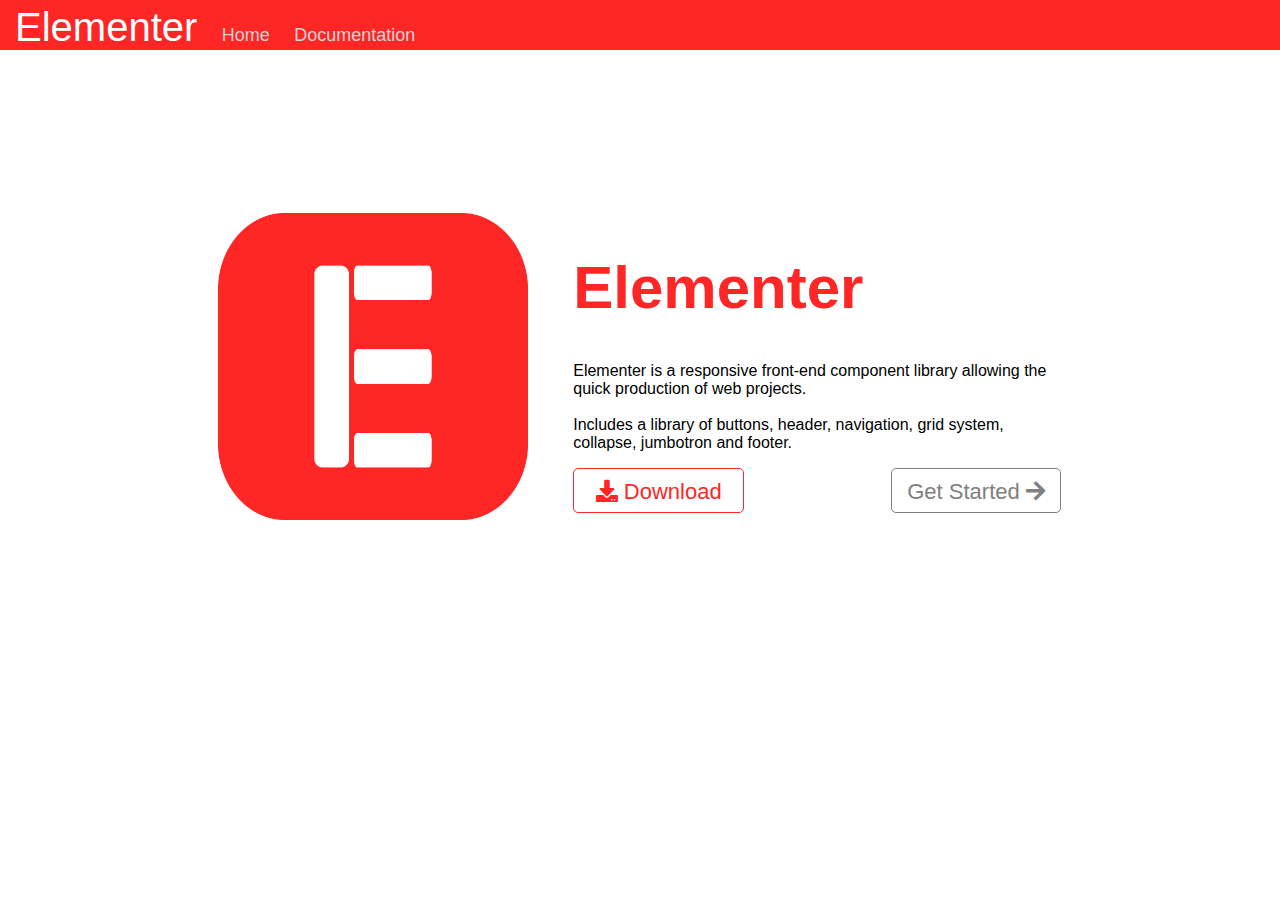
<file: index.html>
<!DOCTYPE html>
<html lang="en">
    <head>
        <meta charset="utf-8">
        <meta name="viewport" content="width=device-width, initial-scale=1.0">
        <link rel="stylesheet" href="https://use.fontawesome.com/releases/v5.0.12/css/all.css">
        <link rel="stylesheet" href="css/elementer.css" type="text/css" />
        <link rel="stylesheet" href="css/documentation.css" type="text/css" />
        <link rel="icon" type="image/png" href="images/favicon.ico">
        <title>Elementer</title>
    </head>
    <body>
        
        <div id="container">
            
                <div class="row toprow">
               <div class="col-12 top-nav">
                    <a class="top-logo" href="index.html">Elementer</a>
                    <a class="topnav-itm" href="index.html">Home</a>
                    <a class="topnav-itm" href="getstarted.html">Documentation</a>
                </div> 
                </div>
                
                <div class="row row1">
                    <div class="col-2">
                        <p></p>
                    </div>
                    
                    <div class="col-3">
                        <img class="logo" src="images/logo.fw.png" alt="logo"></img>
                    </div>
                    
                    <div class="col-5 intro-box">
                        <h1 class="title">Elementer</h1>
                        <p class="intro">Elementer is a responsive front-end component library allowing the quick production of web projects. 
                        <br><br>Includes a library of buttons, header, navigation, grid system, collapse, jumbotron and footer.</p>
                        
                        <a class="download-btn" href="download/Elementer.zip" download><i class="fas fa-download"></i> Download</a>
                        <a class="getstarted-btn" href="getstarted.html">Get Started <i class="fas fa-arrow-right"></i></a>
                        
                        
                        
                    </div>
                    
                    <div class="col-2">
                        <p></p>
                    </div>
                </div>
                </div>
           
            
       
    </body>
</html>
</file>
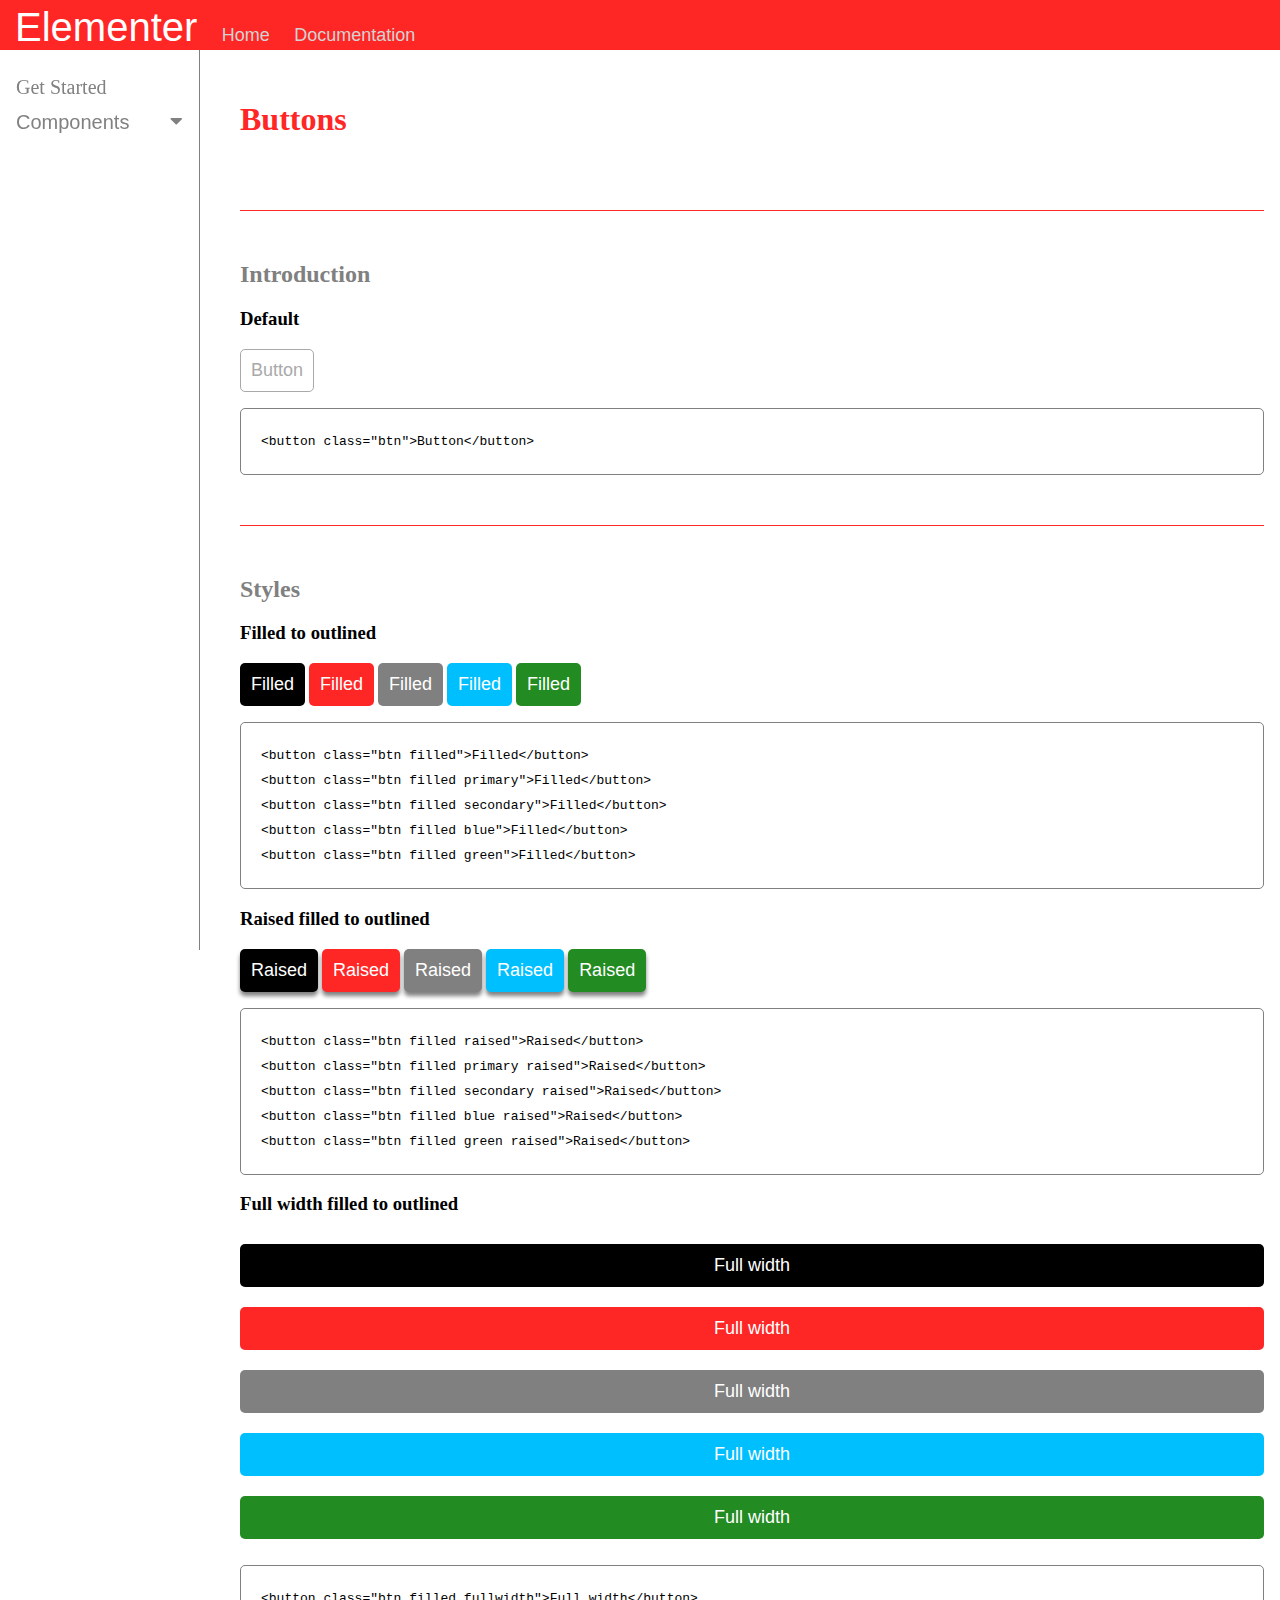
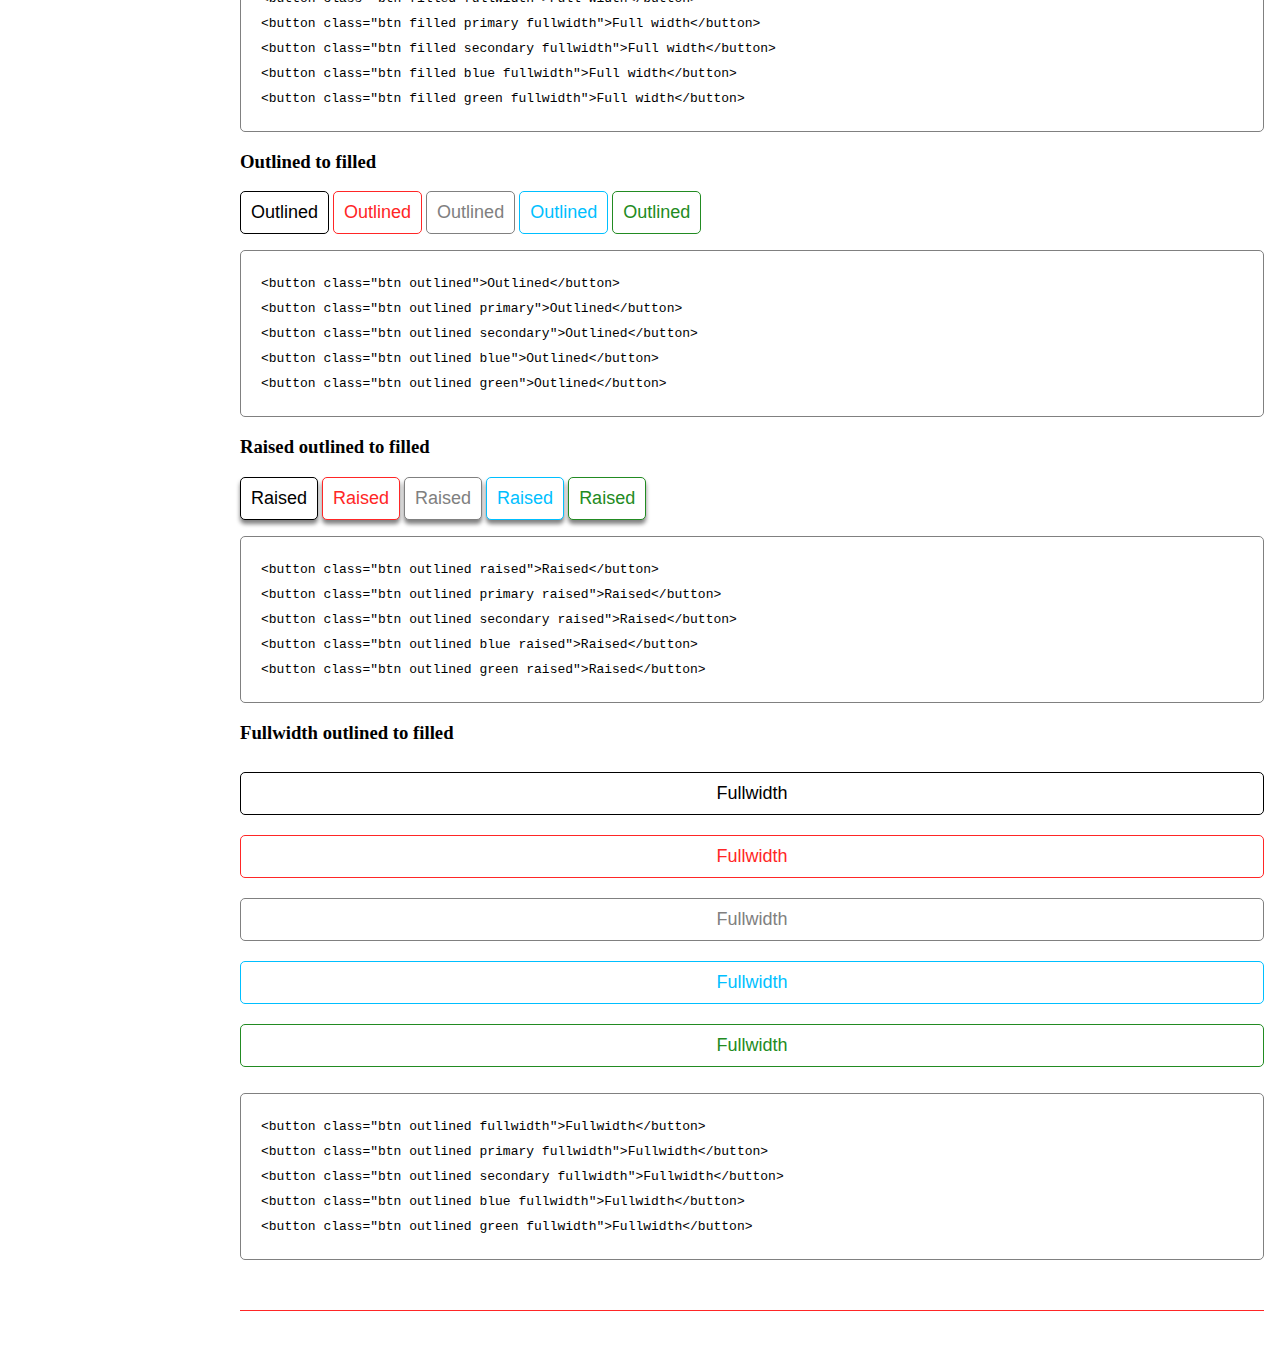
<file: buttons.html>
<!DOCTYPE html>
<html lang="en">
    <head>
        <meta charset="utf-8">
        <meta name="viewport" content="width=device-width, initial-scale=1.0">
        <link rel="stylesheet" href="https://use.fontawesome.com/releases/v5.0.12/css/all.css">
        <link rel="stylesheet" href="css/elementer.css" type="text/css" />
        <link rel="stylesheet" href="css/documentation.css" type="text/css" />
        <link rel="icon" type="image/png" href="images/favicon.ico">
        <title>Buttons</title>
    </head>
    <body>
        
        <div id="container">
            
                <div class="row toprow">
               <div class="col-12 top-nav">
                    <a class="top-logo" href="index.html">Elementer</a>
                    <a class="topnav-itm" href="index.html">Home</a>
                    <a class="topnav-itm" href="getstarted.html">Documentation</a>
                </div> 
                </div>
                
                <div class="sidenav">
                  <a href="getstarted.html">Get Started</a>
                  <button class="dropdown-btn">Components 
                    <i class="fa fa-caret-down"></i>
                  </button>
                  <div class="dropdown-container">
                    <a href="header.html">Header</a>
                    <a href="navigation.html">Navigation</a>
                    <a href="grid.html">Grid system</a>
                    <a href="buttons.html">Buttons</a>
                    <a href="collapse.html">Collapse</a>
                    <a href="jumbotron.html">Jumbotron</a>
                    <a href="footer.html">Footer</a>
                  </div>
                  
                </div>
                <div class="row getrow1">
                    <div class="section">
                    <h1>Buttons</h1>
                    <p></p>
                </div>
                
                <div class="section">
                    <h2>Introduction</h2>
                    <p></p>
                    <h3>Default</h3>
                    <button class="btn">Button</button>
                    <p></p>
                    <code class="code-block">
                        &lt;button class="btn"&gt;Button&lt;/button&gt;
                        
                    </code>
                
                </div>
                    
                    <div class="section">
                    <h2>Styles</h2>
                    <h3>Filled to outlined</h3>
                    
                    <button class="btn filled">Filled</button>
                    <button class="btn filled primary">Filled</button>
                    <button class="btn filled secondary">Filled</button>
                    <button class="btn filled blue">Filled</button>
                    <button class="btn filled green">Filled</button>
                    
                    <p></p>
                    <code class="code-block">
                        
                        &lt;button class="btn filled"&gt;Filled&lt;/button&gt;<br>
                        &lt;button class="btn filled primary"&gt;Filled&lt;/button&gt;<br>
                        &lt;button class="btn filled secondary"&gt;Filled&lt;/button&gt;<br>
                        &lt;button class="btn filled blue"&gt;Filled&lt;/button&gt;<br>
                        &lt;button class="btn filled green"&gt;Filled&lt;/button&gt;<br>

                    
                    </code>
                    
                    <h3>Raised filled to outlined</h3>
                    
                    <button class="btn filled raised">Raised</button>
                    <button class="btn filled primary raised">Raised</button>
                    <button class="btn filled secondary raised">Raised</button>
                    <button class="btn filled blue raised">Raised</button>
                    <button class="btn filled green raised">Raised</button>
                    
                    <p></p>
                    <code class="code-block">
                        
                        &lt;button class="btn filled raised"&gt;Raised&lt;/button&gt;<br>
                        &lt;button class="btn filled primary raised"&gt;Raised&lt;/button&gt;<br>
                        &lt;button class="btn filled secondary raised"&gt;Raised&lt;/button&gt;<br>
                        &lt;button class="btn filled blue raised"&gt;Raised&lt;/button&gt;<br>
                        &lt;button class="btn filled green raised"&gt;Raised&lt;/button&gt;<br>

                    
                    </code>
                    
                    <h3>Full width filled to outlined</h3>
                    
                    <button class="btn filled fullwidth">Full width</button>
                    <button class="btn filled primary fullwidth">Full width</button>
                    <button class="btn filled secondary fullwidth">Full width</button>
                    <button class="btn filled blue fullwidth">Full width</button>
                    <button class="btn filled green fullwidth">Full width</button>
                    
                    <p></p>
                    <code class="code-block">
                        
                        &lt;button class="btn filled fullwidth"&gt;Full width&lt;/button&gt;<br>
                        &lt;button class="btn filled primary fullwidth"&gt;Full width&lt;/button&gt;<br>
                        &lt;button class="btn filled secondary fullwidth"&gt;Full width&lt;/button&gt;<br>
                        &lt;button class="btn filled blue fullwidth"&gt;Full width&lt;/button&gt;<br>
                        &lt;button class="btn filled green fullwidth"&gt;Full width&lt;/button&gt;<br>

                    
                    </code>
                    
                    
                    <h3>Outlined to filled</h3>
                    
                    <button class="btn outlined">Outlined</button>
                    <button class="btn outlined primary">Outlined</button>
                    <button class="btn outlined secondary">Outlined</button>
                    <button class="btn outlined blue">Outlined</button>
                    <button class="btn outlined green">Outlined</button>
                    
                    <p></p>
                    <code class="code-block">
                        
                        &lt;button class="btn outlined"&gt;Outlined&lt;/button&gt;<br>
                        &lt;button class="btn outlined primary"&gt;Outlined&lt;/button&gt;<br>
                        &lt;button class="btn outlined secondary"&gt;Outlined&lt;/button&gt;<br>
                        &lt;button class="btn outlined blue"&gt;Outlined&lt;/button&gt;<br>
                        &lt;button class="btn outlined green"&gt;Outlined&lt;/button&gt;<br>

                    
                    </code>
                    
                    <h3>Raised outlined to filled</h3>
                    
                    <button class="btn outlined raised">Raised</button>
                    <button class="btn outlined primary raised">Raised</button>
                    <button class="btn outlined secondary raised">Raised</button>
                    <button class="btn outlined blue raised">Raised</button>
                    <button class="btn outlined green raised">Raised</button>
                    
                    <p></p>
                    <code class="code-block">
                        
                        &lt;button class="btn outlined raised"&gt;Raised&lt;/button&gt;<br>
                        &lt;button class="btn outlined primary raised"&gt;Raised&lt;/button&gt;<br>
                        &lt;button class="btn outlined secondary raised"&gt;Raised&lt;/button&gt;<br>
                        &lt;button class="btn outlined blue raised"&gt;Raised&lt;/button&gt;<br>
                        &lt;button class="btn outlined green raised"&gt;Raised&lt;/button&gt;<br>

                    
                    </code>
                    
                    <h3>Fullwidth outlined to filled</h3>
                    
                    <button class="btn outlined fullwidth">Fullwidth</button>
                    <button class="btn outlined primary fullwidth">Fullwidth</button>
                    <button class="btn outlined secondary fullwidth">Fullwidth</button>
                    <button class="btn outlined blue fullwidth">Fullwidth</button>
                    <button class="btn outlined green fullwidth">Fullwidth</button>
                    
                    <p></p>
                    <code class="code-block">
                        
                        &lt;button class="btn outlined fullwidth"&gt;Fullwidth&lt;/button&gt;<br>
                        &lt;button class="btn outlined primary fullwidth"&gt;Fullwidth&lt;/button&gt;<br>
                        &lt;button class="btn outlined secondary fullwidth"&gt;Fullwidth&lt;/button&gt;<br>
                        &lt;button class="btn outlined blue fullwidth"&gt;Fullwidth&lt;/button&gt;<br>
                        &lt;button class="btn outlined green fullwidth"&gt;Fullwidth&lt;/button&gt;<br>

                    
                    </code>
                    
                    
                    
                    </div>
                    
                    
                    <p></p>
                </div>
                     
                    
                </div>
                
           
            
       <script type="text/javascript" src="js/documentation.js"></script>
       <script type="text/javascript" src="js/elementer.js"></script>
    </body>
</html>
</file>
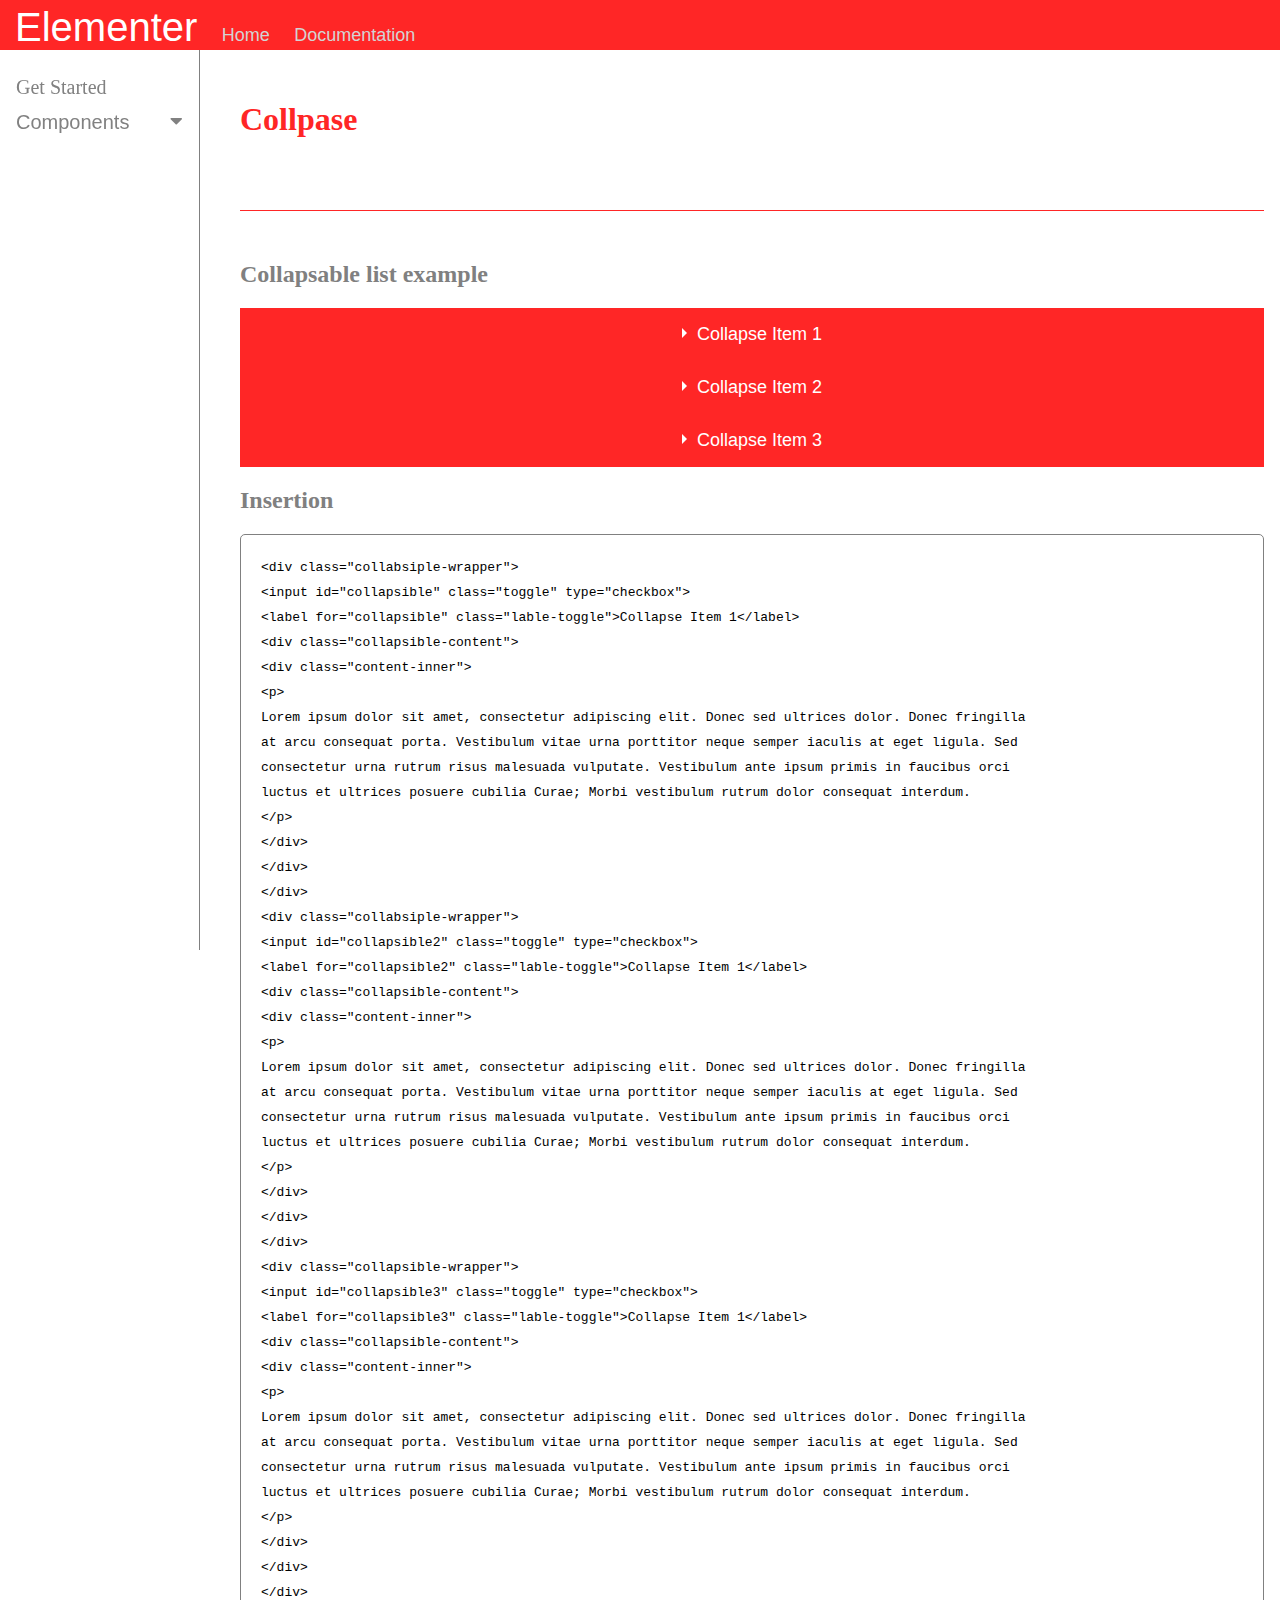
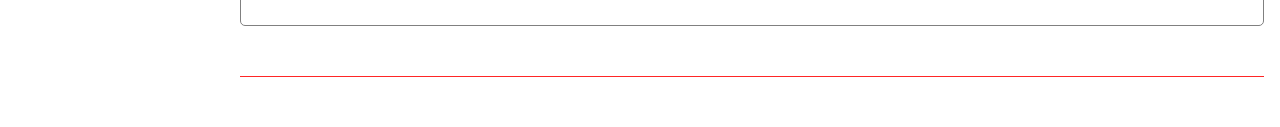
<file: collapse.html>
<!DOCTYPE html>
<html lang="en">
    <head>
        <meta charset="utf-8">
        <meta name="viewport" content="width=device-width, initial-scale=1.0">
        <link rel="stylesheet" href="https://use.fontawesome.com/releases/v5.0.12/css/all.css">
        <link rel="stylesheet" href="css/elementer.css" type="text/css" />
        <link rel="stylesheet" href="css/documentation.css" type="text/css" />
        <link rel="icon" type="image/png" href="images/favicon.ico">
        <title>Collapse</title>
    </head>
    <body>
        
        <div id="container">
            
                <div class="row toprow">
               <div class="col-12 top-nav">
                    <a class="top-logo" href="index.html">Elementer</a>
                    <a class="topnav-itm" href="index.html">Home</a>
                    <a class="topnav-itm" href="getstarted.html">Documentation</a>
                </div> 
                </div>
                
                <div class="sidenav">
                  <a href="getstarted.html">Get Started</a>
                  <button class="dropdown-btn">Components 
                    <i class="fa fa-caret-down"></i>
                  </button>
                  <div class="dropdown-container">
                    <a href="header.html">Header</a>
                    <a href="navigation.html">Navigation</a>
                    <a href="grid.html">Grid system</a>
                    <a href="buttons.html">Buttons</a>
                    <a href="collapse.html">Collapse</a>
                    <a href="jumbotron.html">Jumbotron</a>
                    <a href="footer.html">Footer</a>
                  </div>
                  
                </div>
                <div class="row getrow1">
                    <div class="section">
                    <h1>Collpase</h1>
                    <p></p>
                </div>
                
                
                <h2>Collapsable list example</h2>
                <p></p>
                <div class="collabsiple-wrapper">
                      <input id="collapsible" class="toggle" type="checkbox">
                      <label for="collapsible" class="lable-toggle">Collapse Item 1</label>
                      <div class="collapsible-content">
                        <div class="content-inner">
                          <p>
                            Lorem ipsum dolor sit amet, consectetur adipiscing elit. Donec sed ultrices dolor. Donec fringilla 
                            at arcu consequat porta. Vestibulum vitae urna porttitor neque semper iaculis at eget ligula. Sed 
                            consectetur urna rutrum risus malesuada vulputate. Vestibulum ante ipsum primis in faucibus orci 
                            luctus et ultrices posuere cubilia Curae; Morbi vestibulum rutrum dolor consequat interdum. 
                          </p>
                        </div>
                      </div>
                    </div>
                    <div class="collapsible-wrapper">
                      <input id="collapsible2" class="toggle" type="checkbox">
                      <label for="collapsible2" class="lable-toggle">Collapse Item 2</label>
                      <div class="collapsible-content">
                        <div class="content-inner">
                          <p>
                            Lorem ipsum dolor sit amet, consectetur adipiscing elit. Donec sed ultrices dolor. Donec fringilla 
                            at arcu consequat porta. Vestibulum vitae urna porttitor neque semper iaculis at eget ligula. Sed 
                            consectetur urna rutrum risus malesuada vulputate. Vestibulum ante ipsum primis in faucibus orci 
                            luctus et ultrices posuere cubilia Curae; Morbi vestibulum rutrum dolor consequat interdum.
                          </p>
                        </div>
                      </div>
                    </div>
                    <div class="collapsible-wrapper">
                      <input id="collapsible3" class="toggle" type="checkbox">
                      <label for="collapsible3" class="lable-toggle">Collapse Item 3</label>
                      <div class="collapsible-content">
                        <div class="content-inner">
                          <p>
                            Lorem ipsum dolor sit amet, consectetur adipiscing elit. Donec sed ultrices dolor. Donec fringilla 
                            at arcu consequat porta. Vestibulum vitae urna porttitor neque semper iaculis at eget ligula. Sed 
                            consectetur urna rutrum risus malesuada vulputate. Vestibulum ante ipsum primis in faucibus orci 
                            luctus et ultrices posuere cubilia Curae; Morbi vestibulum rutrum dolor consequat interdum.
                          </p>
                        </div>
                      </div>
                    </div>
                
                    
                    <div class="section">
                    <h2>Insertion</h2>
                    <p></p>
                    <code class="code-block">
                    &lt;div class="collabsiple-wrapper"&gt;<br>
                      &lt;input id="collapsible" class="toggle" type="checkbox"&gt;<br>
                      &lt;label for="collapsible" class="lable-toggle">Collapse Item 1&lt;/label&gt;<br>
                      &lt;div class="collapsible-content"&gt;<br>
                        &lt;div class="content-inner"&gt;<br>
                          &lt;p&gt;<br>
                            Lorem ipsum dolor sit amet, consectetur adipiscing elit. Donec sed ultrices dolor. Donec fringilla<br> 
                            at arcu consequat porta. Vestibulum vitae urna porttitor neque semper iaculis at eget ligula. Sed<br> 
                            consectetur urna rutrum risus malesuada vulputate. Vestibulum ante ipsum primis in faucibus orci<br> 
                            luctus et ultrices posuere cubilia Curae; Morbi vestibulum rutrum dolor consequat interdum.<br> 
                          &lt;/p&gt;<br>
                        &lt;/div&gt;<br>
                      &lt;/div&gt;<br>
                    &lt;/div&gt;<br>
                    &lt;div class="collabsiple-wrapper"&gt;<br>
                      &lt;input id="collapsible2" class="toggle" type="checkbox"&gt;<br>
                      &lt;label for="collapsible2" class="lable-toggle">Collapse Item 1&lt;/label&gt;<br>
                      &lt;div class="collapsible-content"&gt;<br>
                        &lt;div class="content-inner"&gt;<br>
                          &lt;p&gt;<br>
                            Lorem ipsum dolor sit amet, consectetur adipiscing elit. Donec sed ultrices dolor. Donec fringilla<br> 
                            at arcu consequat porta. Vestibulum vitae urna porttitor neque semper iaculis at eget ligula. Sed<br> 
                            consectetur urna rutrum risus malesuada vulputate. Vestibulum ante ipsum primis in faucibus orci<br> 
                            luctus et ultrices posuere cubilia Curae; Morbi vestibulum rutrum dolor consequat interdum.<br> 
                          &lt;/p&gt;<br>
                        &lt;/div&gt;<br>
                      &lt;/div&gt;<br>
                    &lt;/div&gt;<br>
                    &lt;div class="collapsible-wrapper"&gt;<br>
                      &lt;input id="collapsible3" class="toggle" type="checkbox"&gt;<br>
                      &lt;label for="collapsible3" class="lable-toggle">Collapse Item 1&lt;/label&gt;<br>
                      &lt;div class="collapsible-content"&gt;<br>
                        &lt;div class="content-inner"&gt;<br>
                          &lt;p&gt;<br>
                            Lorem ipsum dolor sit amet, consectetur adipiscing elit. Donec sed ultrices dolor. Donec fringilla<br> 
                            at arcu consequat porta. Vestibulum vitae urna porttitor neque semper iaculis at eget ligula. Sed<br> 
                            consectetur urna rutrum risus malesuada vulputate. Vestibulum ante ipsum primis in faucibus orci<br> 
                            luctus et ultrices posuere cubilia Curae; Morbi vestibulum rutrum dolor consequat interdum.<br> 
                          &lt;/p&gt;<br>
                        &lt;/div&gt;<br>
                      &lt;/div&gt;<br>
                    &lt;/div&gt;<br>

                    
                    </code>
                    </div>
                    
                    
                </div>
                     
                 </div>   
            
                
           
            
       <script type="text/javascript" src="js/documentation.js"></script>
       <script type="text/javascript" src="js/elementer.js"></script>
    </body>
</html>
</file>
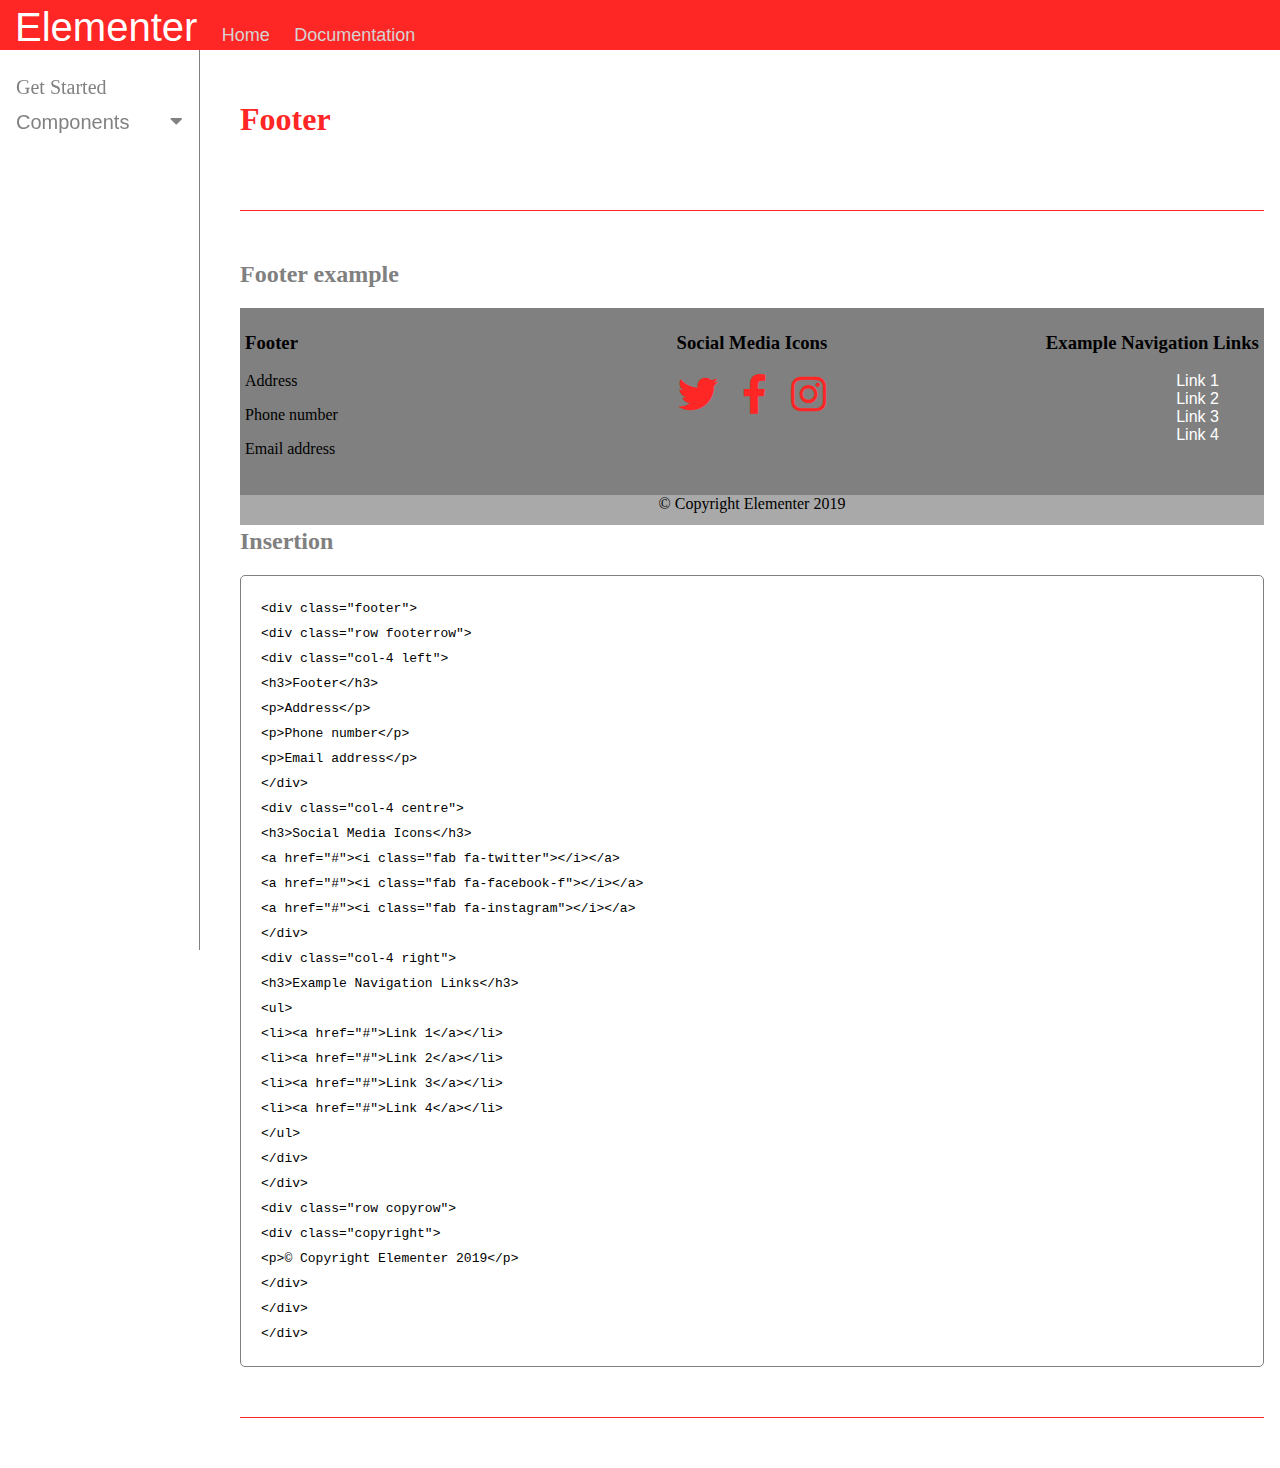
<file: footer.html>
<!DOCTYPE html>
<html lang="en">
    <head>
        <meta charset="utf-8">
        <meta name="viewport" content="width=device-width, initial-scale=1.0">
        <link rel="stylesheet" href="https://use.fontawesome.com/releases/v5.0.12/css/all.css">
        <link rel="stylesheet" href="css/elementer.css" type="text/css" />
        <link rel="stylesheet" href="css/documentation.css" type="text/css" />
        <link rel="icon" type="image/png" href="images/favicon.ico">
        <title>Footer</title>
    </head>
    <body>
        
        <div id="container">
            
                <div class="row toprow">
               <div class="col-12 top-nav">
                    <a class="top-logo" href="index.html">Elementer</a>
                    <a class="topnav-itm" href="index.html">Home</a>
                    <a class="topnav-itm" href="getstarted.html">Documentation</a>
                </div> 
                </div>
                
                <div class="sidenav">
                  <a href="getstarted.html">Get Started</a>
                  <button class="dropdown-btn">Components 
                    <i class="fa fa-caret-down"></i>
                  </button>
                  <div class="dropdown-container">
                    <a href="header.html">Header</a>
                    <a href="navigation.html">Navigation</a>
                    <a href="grid.html">Grid system</a>
                    <a href="buttons.html">Buttons</a>
                    <a href="collapse.html">Collapse</a>
                    <a href="jumbotron.html">Jumbotron</a>
                    <a href="footer.html">Footer</a>
                  </div>
                  
                </div>
                <div class="row getrow1">
                    <div class="section">
                    <h1>Footer</h1>
                    <p></p>
                </div>
                
                
                <h2>Footer example</h2>
                
                <div class="footer">
                    <div class="row footerrow">
                        <div class="col-4 left">
                            <h3>Footer</h3>
                            <p>Address</p>
                            <p>Phone number</p>
                            <p>Email address</p>
                        </div>
                        <div class="col-4 centre">
                            <h3>Social Media Icons</h3>
                            <a href="#"><i class="fab fa-twitter"></i></a>
                            <a href="#"><i class="fab fa-facebook-f"></i></a>
                            <a href="#"><i class="fab fa-instagram"></i></a>
                        </div>
                        <div class="col-4 right">
                            <h3>Example Navigation Links</h3>
                            <ul>
                                <li><a href="#">Link 1</a></li>
                                <li><a href="#">Link 2</a></li>
                                <li><a href="#">Link 3</a></li>
                                <li><a href="#">Link 4</a></li>
                            </ul>
                        </div>
                    </div>
                    <div class="row copyrow">
                        <div class="copyright">
                            <p>&copy; Copyright Elementer 2019</p>
                        </div>
                    </div>
                </div>
                <p></p>
                
                
                    
                    <div class="section">
                    <h2>Insertion</h2>
                    <p></p>
                    <code class="code-block">
                    &lt;div class="footer"&gt;<br>
                    &lt;div class="row footerrow"&gt;<br>
                        &lt;div class="col-4 left"&gt;<br>
                            &lt;h3&gt;Footer&lt;/h3&gt;<br>
                            &lt;p&gt;Address&lt;/p&gt;<br>
                            &lt;p&gt;Phone number&lt;/p&gt;<br>
                            &lt;p&gt;Email address&lt;/p&gt;<br>
                        &lt;/div&gt;<br>
                        &lt;div class="col-4 centre"&gt;<br>
                            &lt;h3&gt;Social Media Icons&lt;/h3&gt;<br>
                            &lt;a href="#"&gt;&lt;i class="fab fa-twitter"&gt;&lt;/i&gt;&lt;/a&gt;<br>
                            &lt;a href="#"&gt;&lt;i class="fab fa-facebook-f"&gt;&lt;/i&gt;&lt;/a&gt;<br>
                            &lt;a href="#"&gt;&lt;i class="fab fa-instagram"&gt;&lt;/i&gt;&lt;/a&gt;<br>
                        &lt;/div&gt;<br>
                        &lt;div class="col-4 right"&gt;<br>
                            &lt;h3&gt;Example Navigation Links&lt;/h3&gt;<br>
                            &lt;ul&gt;<br>
                                &lt;li&gt;&lt;a href="#"&gt;Link 1&lt;/a&gt;&lt;/li&gt;<br>
                                &lt;li&gt;&lt;a href="#"&gt;Link 2&lt;/a&gt;&lt;/li&gt;<br>
                                &lt;li&gt;&lt;a href="#"&gt;Link 3&lt;/a&gt;&lt;/li&gt;<br>
                                &lt;li&gt;&lt;a href="#"&gt;Link 4&lt;/a&gt;&lt;/li&gt;<br>
                            &lt;/ul&gt;<br>
                        &lt;/div&gt;<br>
                    &lt;/div&gt;<br>
                    
                    &lt;div class="row copyrow"&gt;<br>
                        &lt;div class="copyright"&gt;<br>
                            &lt;p>&copy; Copyright Elementer 2019&lt;/p&gt;<br>
                        &lt;/div&gt;<br>
                    &lt;/div&gt;<br>
                &lt;/div&gt;<br>

                    
                    </code>
                    </div>
                    
                    
                </div>
                     
                 </div>   
            
                
           
            
       <script type="text/javascript" src="js/documentation.js"></script>
       <script type="text/javascript" src="js/elementer.js"></script>
    </body>
</html>
</file>
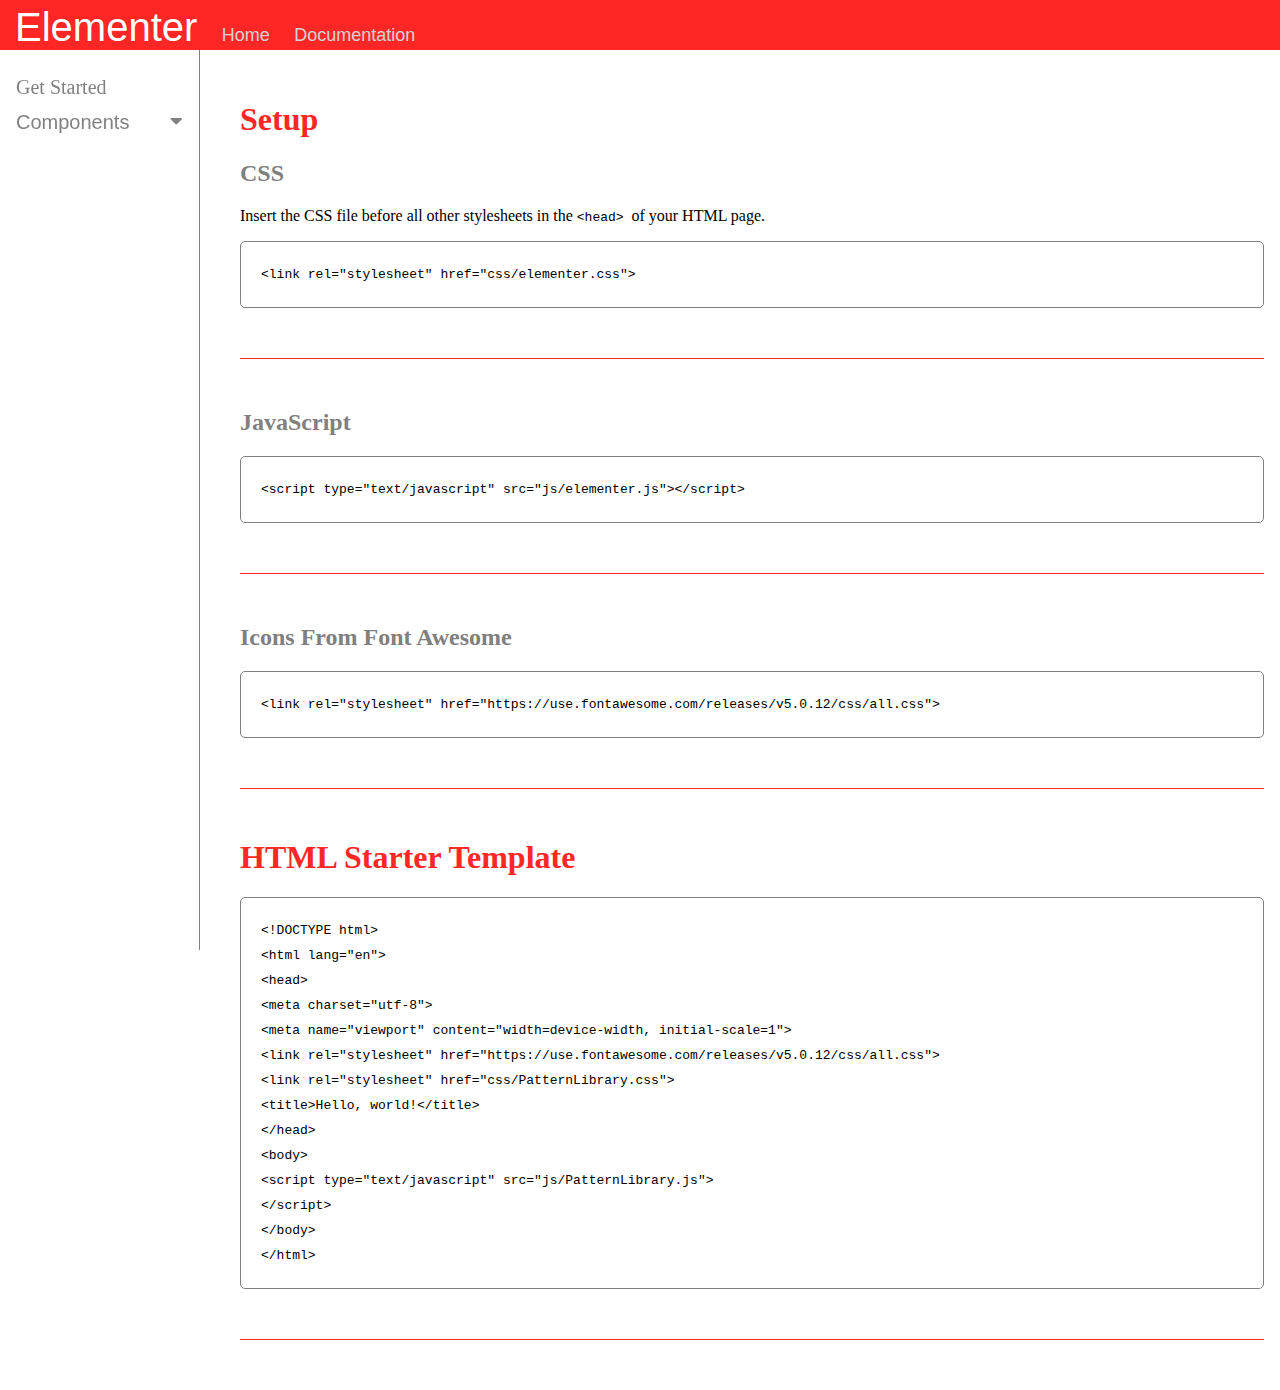
<file: getstarted.html>
<!DOCTYPE html>
<html lang="en">
    <head>
        <meta charset="utf-8">
        <meta name="viewport" content="width=device-width, initial-scale=1.0">
        <link rel="stylesheet" href="https://use.fontawesome.com/releases/v5.0.12/css/all.css">
        <link rel="stylesheet" href="css/elementer.css" type="text/css" />
        <link rel="stylesheet" href="css/documentation.css" type="text/css" />
        <link rel="icon" type="image/png" href="images/favicon.ico">
        <title>Get Started</title>
    </head>
    <body>
        
        <div id="container">
            
                <div class="row toprow">
               <div class="col-12 top-nav">
                    <a class="top-logo" href="index.html">Elementer</a>
                    <a class="topnav-itm" href="index.html">Home</a>
                    <a class="topnav-itm" href="getstarted.html">Documentation</a>
                </div> 
                </div>
                
                <div class="sidenav">
                  <a href="getstarted.html">Get Started</a>
                  <button class="dropdown-btn">Components 
                    <i class="fa fa-caret-down"></i>
                  </button>
                  <div class="dropdown-container">
                    <a href="header.html">Header</a>
                    <a href="navigation.html">Navigation</a>
                    <a href="grid.html">Grid system</a>
                    <a href="buttons.html">Buttons</a>
                    <a href="collapse.html">Collapse</a>
                    <a href="jumbotron.html">Jumbotron</a>
                    <a href="footer.html">Footer</a>
                  </div>
                  
                </div>
                <div class="row getrow1">
                    <div class="section">
                    <h1>Setup</h1>
                    <h2>CSS</h2>
                    <p>Insert the CSS file before all other stylesheets in the <code class="code-inline"><span class="tag">&lt;head&gt;</span>
                    </code> of your HTML page.</p>
                    
                <code class="code-block"><span class="tag">&lt;link </span><span class="attrib">rel=</span><span class="value">"stylesheet"</span> 
                <span class="attrib">href=</span><span class="value">"css/elementer.css"</span><span class="tag">&gt;</span></code>
                </div>
                
                <div class="section">
                <h2>JavaScript</h2>
                <p></p>
                <code class="code-block">
                    
                    <span class="tag">&lt;script </span><span class="attrib">type=</span><span class="value">"text/javascript"</span>
                    <span class="attrib">src=</span><span class="value">"js/elementer.js"</span><span class="tag">&gt;&lt;/script&gt;</span>
                    </code>
                    </div>
                    
                    <div class="section">
                    <h2>Icons From Font Awesome</h2>
                    <p></p>
                    <code class="code-block"><span class="tag">&lt;link <span class="attrib">rel=</span><span class="value">"stylesheet"</span> 
                    <span class="attrib">href=</span><span class="value">"https://use.fontawesome.com/releases/v5.0.12/css/all.css"</span>&gt;</span></code>
                    </div>
                    
                    <div class="section">
                    <h1>HTML Starter Template</h1>
                    <p></p>
                    <code class="code-block">&lt;!DOCTYPE html&gt;<br>
                    <span class="tag">&lt;html <span class="attrib">lang=</span><span class="value">"en"</span>&gt;</span>
                        <br><span class="tag">&lt;head&gt;</span><br>
                            <span class="tag">&lt;meta <span class="attrib">charset=</span><span class="value">"utf-8"</span>&gt;</span><br>
                            <span class="tag">&lt;meta <span class="attrib">name=</span><span class="value">"viewport"</span> 
                            <span class="attrib">content=</span><span class="value">"width=device-width, initial-scale=1"</span>&gt;</span><br>
                            
                            
                            <span class="tag">&lt;link <span class="attrib">rel=</span><span class="value">"stylesheet"</span> 
                            <span class="attrib">href=</span><span class="value">"https://use.fontawesome.com/releases/v5.0.12/css/all.css"</span>&gt;</span><br>
                            
                            
                            <span class="tag">&lt;link <span class="attrib">rel=</span><span class="value">"stylesheet"</span> 
                            <span class="attrib">href=</span><span class="value">"css/PatternLibrary.css"</span>&gt;</span><br>
                            
                            <span class="tag">&lt;title&gt;</span>Hello, world!<span class="tag">&lt;/title&gt;</span><br>
                            <span class="tag">&lt;/head&gt;</span><br>
                            <span class="tag">&lt;body&gt;</span><br>
                            
                            
                            
                            
                            <span class="tag">&lt;script <span class="attrib">type=</span><span class="value">"text/javascript"</span> 
                            <span class="attrib">src=</span><span class="value">"js/PatternLibrary.js"</span>&gt;<br>&lt;/script&gt;</span><br>
                            <span class="tag">&lt;/body&gt;</span><br>
                            <span class="tag">&lt;/html&gt;</span>
                    </code>
                    </div>
                    <p></p>
                </div>
                     
                    
                </div>
                
           
            
       <script type="text/javascript" src="js/documentation.js"></script>
    </body>
</html>
</file>
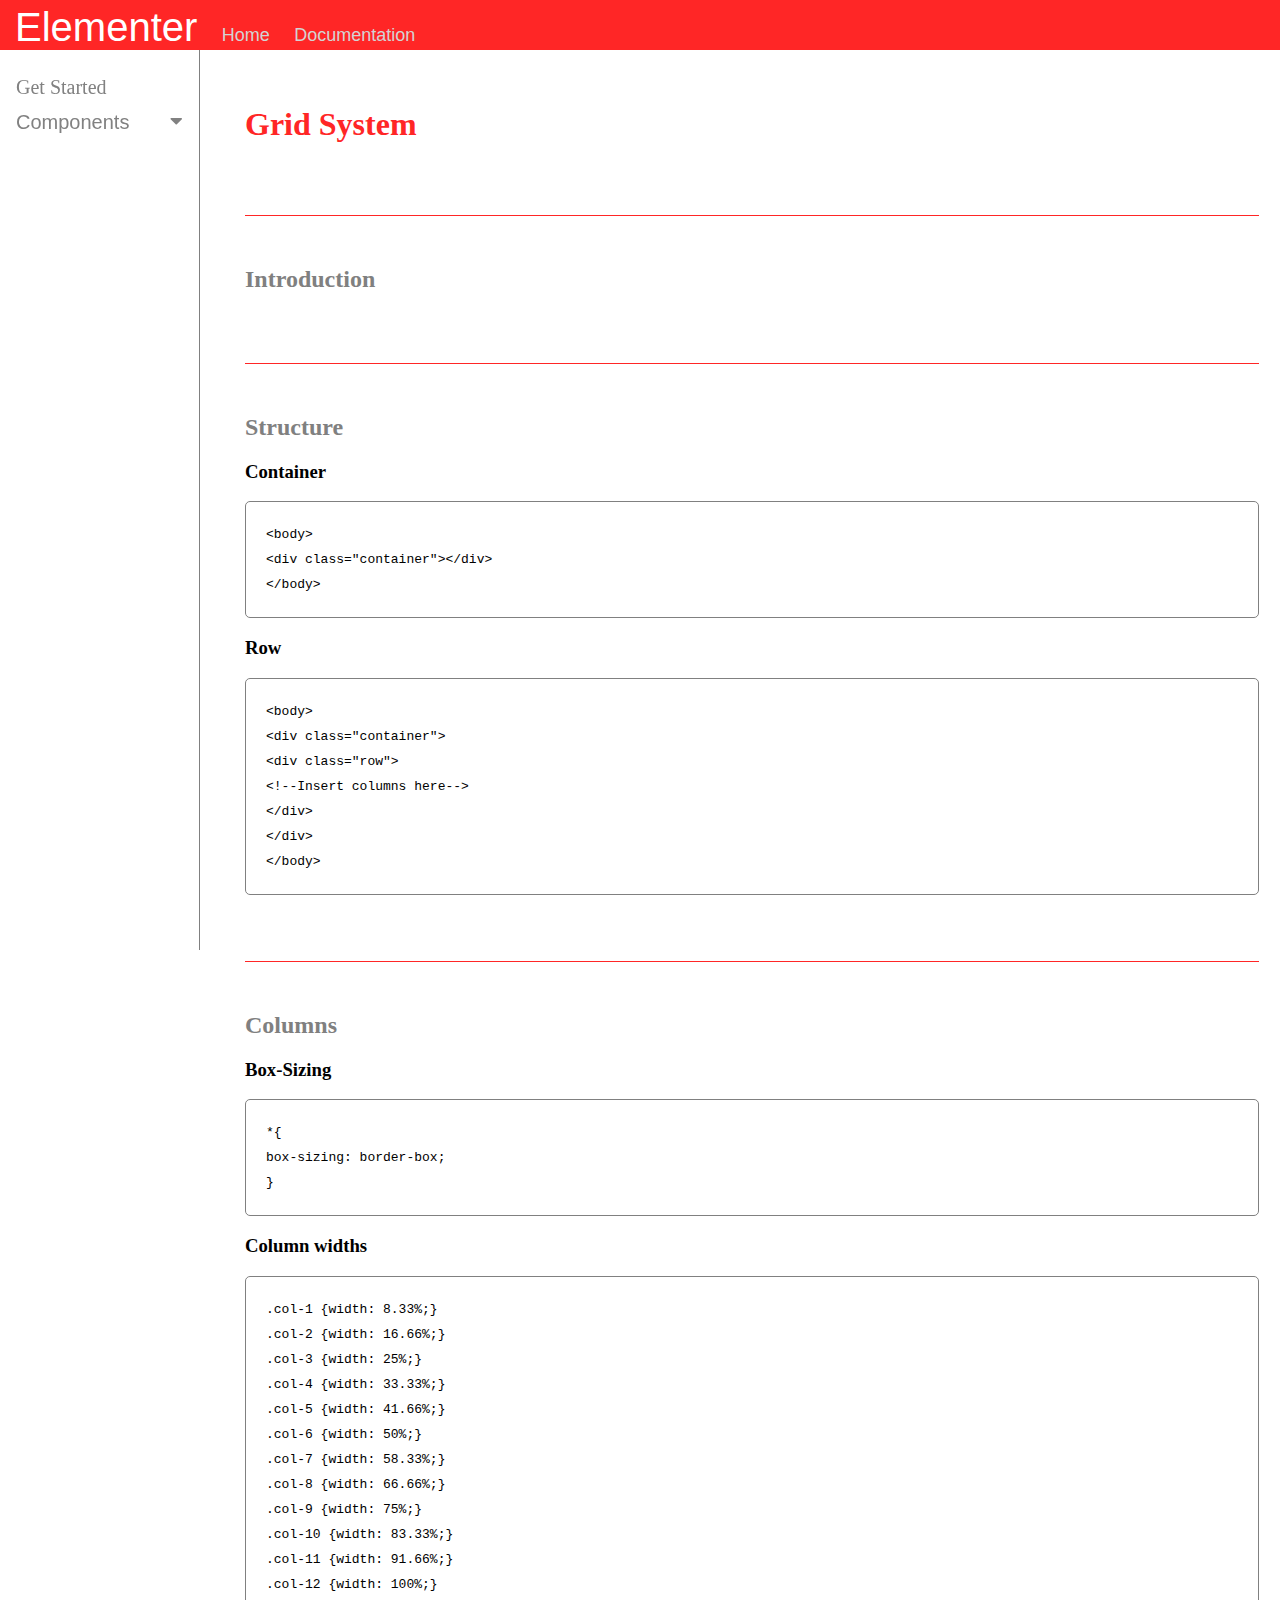
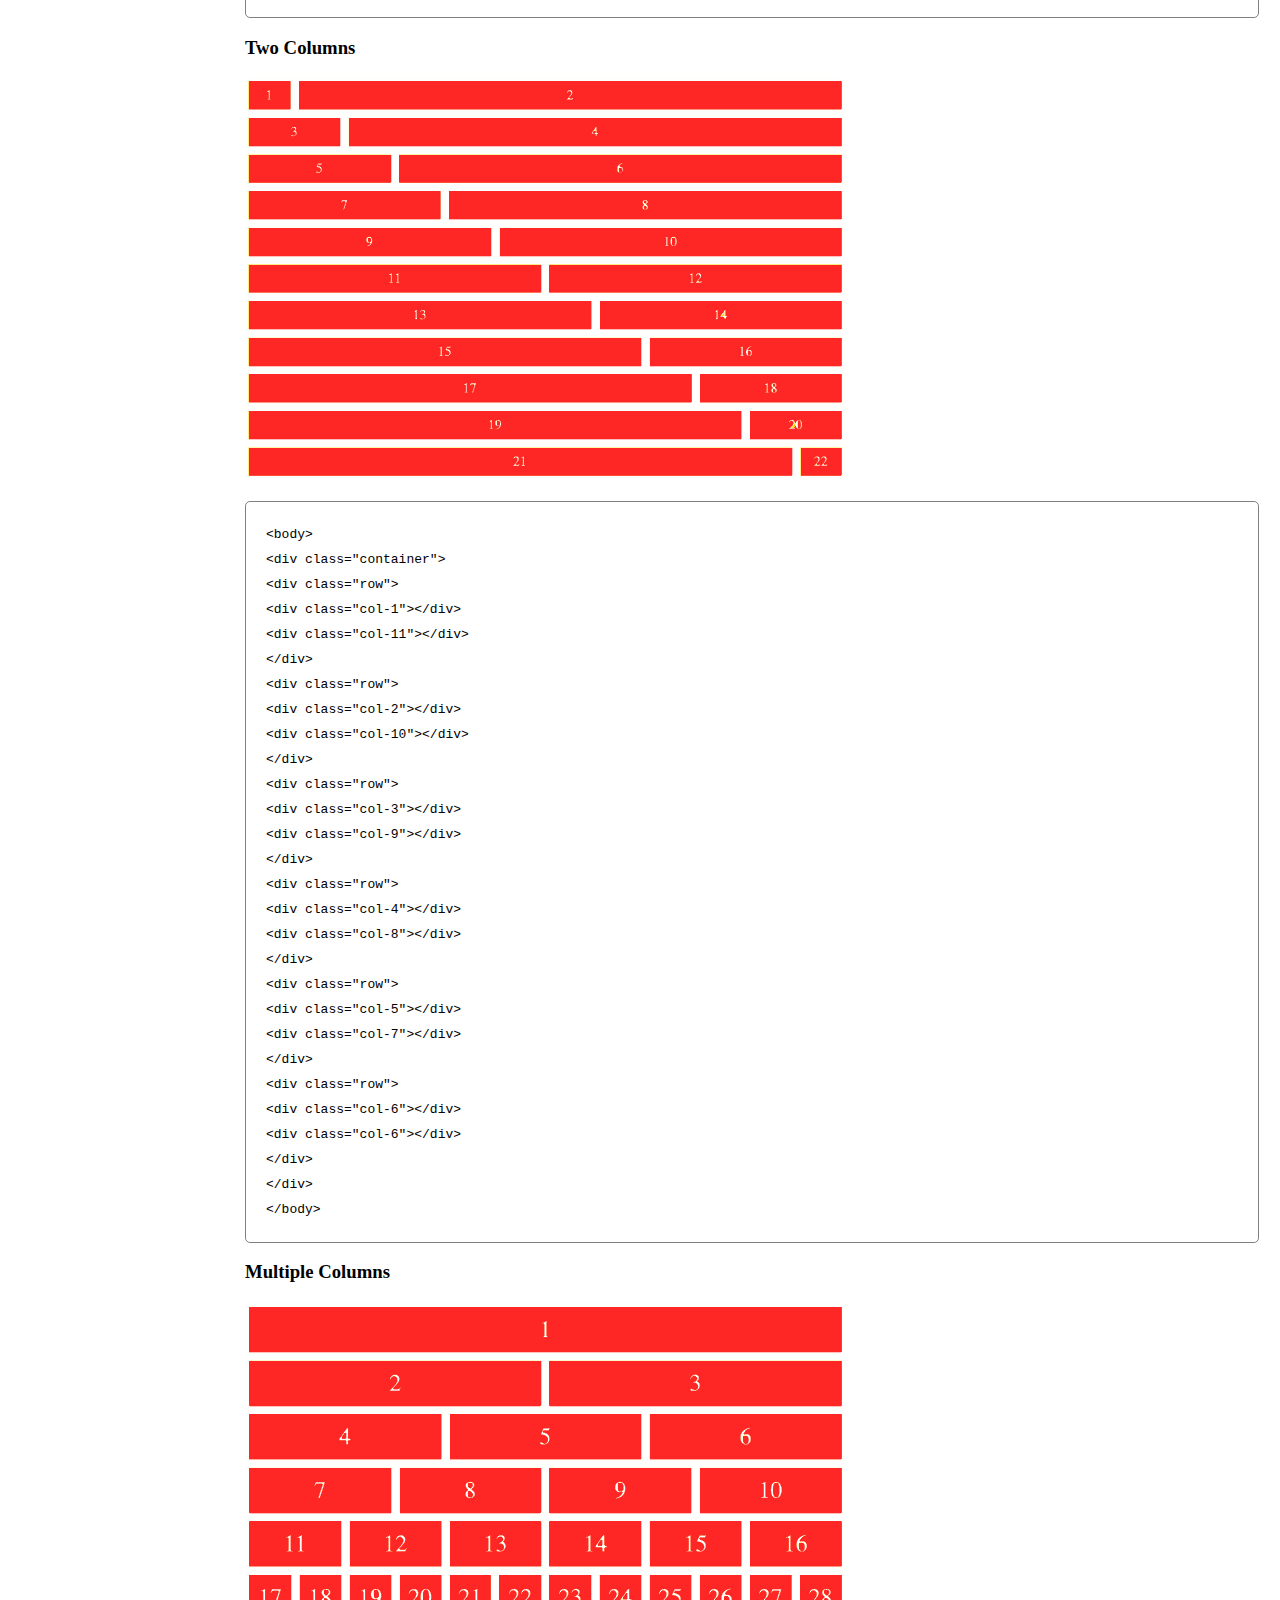
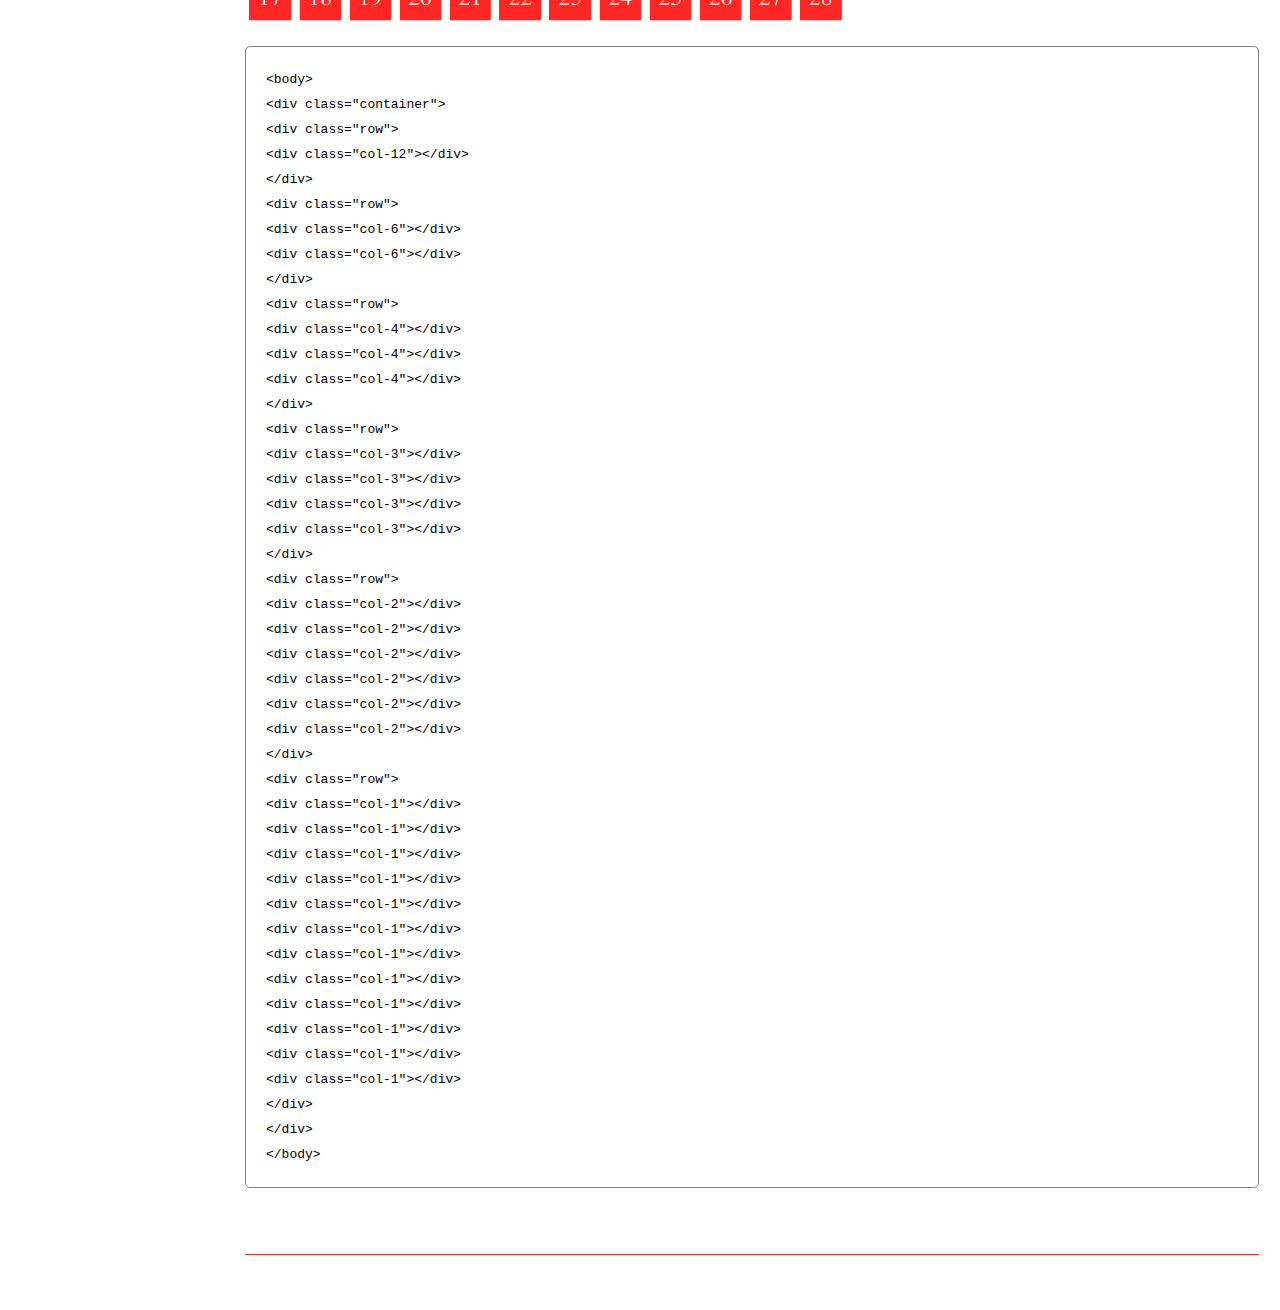
<file: grid.html>
<!DOCTYPE html>
<html lang="en">
    <head>
        <meta charset="utf-8">
        <meta name="viewport" content="width=device-width, initial-scale=1.0">
        <link rel="stylesheet" href="https://use.fontawesome.com/releases/v5.0.12/css/all.css">
        <link rel="stylesheet" href="css/elementer.css" type="text/css" />
        <link rel="stylesheet" href="css/documentation.css" type="text/css" />
        <link rel="icon" type="image/png" href="images/favicon.ico">
        <title>Grid System</title>
    </head>
    <body>
        
        <div id="container">
            
                <div class="row toprow">
               <div class="col-12 top-nav">
                    <a class="top-logo" href="index.html">Elementer</a>
                    <a class="topnav-itm" href="index.html">Home</a>
                    <a class="topnav-itm" href="getstarted.html">Documentation</a>
                </div> 
                </div>
                
                <div class="sidenav">
                  <a href="getstarted.html">Get Started</a>
                  <button class="dropdown-btn">Components 
                    <i class="fa fa-caret-down"></i>
                  </button>
                  <div class="dropdown-container">
                    <a href="header.html">Header</a>
                    <a href="navigation.html">Navigation</a>
                    <a href="grid.html">Grid system</a>
                    <a href="buttons.html">Buttons</a>
                    <a href="collapse.html">Collapse</a>
                    <a href="jumbotron.html">Jumbotron</a>
                    <a href="footer.html">Footer</a>
                  </div>
                  
                </div>
                <div class="row getrow1">
                    <div class="col-12">
                    <div class="section">
                    <h1>Grid System</h1>
                    <p></p>
                </div>
                
                <div class="section">
                    <h2>Introduction</h2>
                    <p></p>
                    
                
                </div>
                    
                    <div class="section">
                    <h2>Structure</h2>
                    
                    <h3>Container</h3>
                    <p></p>
                    <code class="code-block">
                        &lt;body&gt;<br>
                        &lt;div class="container"&gt;&lt;/div&gt;<br>
                        &lt;/body&gt;
                        </code>
                    <h3>Row</h3>
                        <code class="code-block">
                        &lt;body&gt;<br>
                        &lt;div class="container"&gt;<br>
                        &lt;div class="row"&gt;<br>
                        &lt;!--Insert columns here--&gt;<br>
                        &lt;/div&gt;<br>
                        &lt;/div&gt;<br>
                        &lt;/body&gt;
                        </code>
                
                    <p></p>
                    
                </div>
                
                <div class="section">
                    <h2>Columns</h2>
                    
                    <h3>Box-Sizing</h3>
                        <code class="code-block">
                        *{ <br>
                              box-sizing: border-box;<br>
                        }
                        </code>
                    <h3>Column widths</h3>
                        <code class="code-block">
                        .col-1 {width: 8.33%;}<br>
                        .col-2 {width: 16.66%;}<br>
                        .col-3 {width: 25%;}<br>
                        .col-4 {width: 33.33%;}<br>
                        .col-5 {width: 41.66%;}<br>
                        .col-6 {width: 50%;}<br>
                        .col-7 {width: 58.33%;}<br>
                        .col-8 {width: 66.66%;}<br>
                        .col-9 {width: 75%;}<br>
                        .col-10 {width: 83.33%;}<br>
                        .col-11 {width: 91.66%;}<br>
                        .col-12 {width: 100%;}<br>
                        </code>
                    <h3>Two Columns</h3>
                    <img src="images/12_column_grid_example_2_gold.gif" style="margin:0 auto;"></img>
                    <h4></h4>
                        <code class="code-block">
                            &lt;body&gt;<br>
                            &lt;div class="container"&gt;<br>
                            &lt;div class="row"&gt;<br>
                            &lt;div class="col-1"&gt;&lt;/div&gt;<br>
                            &lt;div class="col-11"&gt;&lt;/div&gt;<br>
                            &lt;/div&gt;<br>
                            &lt;div class="row"&gt;<br>
                            &lt;div class="col-2"&gt;&lt;/div&gt;<br>
                            &lt;div class="col-10"&gt;&lt;/div&gt;<br>
                            &lt;/div&gt;<br>
                            &lt;div class="row"&gt;<br>
                            &lt;div class="col-3"&gt;&lt;/div&gt;<br>
                            &lt;div class="col-9"&gt;&lt;/div&gt;<br>
                            &lt;/div&gt;<br>
                            &lt;div class="row"&gt;<br>
                            &lt;div class="col-4"&gt;&lt;/div&gt;<br>
                            &lt;div class="col-8"&gt;&lt;/div&gt;<br>
                            &lt;/div&gt;<br>
                            &lt;div class="row"&gt;<br>
                            &lt;div class="col-5"&gt;&lt;/div&gt;<br>
                            &lt;div class="col-7"&gt;&lt;/div&gt;<br>
                            &lt;/div&gt;<br>
                            &lt;div class="row"&gt;<br>
                            &lt;div class="col-6"&gt;&lt;/div&gt;<br>
                            &lt;div class="col-6"&gt;&lt;/div&gt;<br>
                            &lt;/div&gt;<br>
                            &lt;/div&gt;<br>
                            &lt;/body&gt;
                            
                        </code>
                        
                        <h3>Multiple Columns</h3>
                    <img src="images/12_column_grid_gold.gif" style="margin:0 auto;"></img>
                    <h4></h4>
                        <code class="code-block">
                            &lt;body&gt;<br>
                            &lt;div class="container"&gt;<br>
                            &lt;div class="row"&gt;<br>
                            &lt;div class="col-12"&gt;&lt;/div&gt;<br>
                            &lt;/div&gt;<br>
                            &lt;div class="row"&gt;<br>
                            &lt;div class="col-6"&gt;&lt;/div&gt;<br>
                            &lt;div class="col-6"&gt;&lt;/div&gt;<br>
                            &lt;/div&gt;<br>
                            &lt;div class="row"&gt;<br>
                            &lt;div class="col-4"&gt;&lt;/div&gt;<br>
                            &lt;div class="col-4"&gt;&lt;/div&gt;<br>
                            &lt;div class="col-4"&gt;&lt;/div&gt;<br>
                            &lt;/div&gt;<br>
                            &lt;div class="row"&gt;<br>
                            &lt;div class="col-3"&gt;&lt;/div&gt;<br>
                            &lt;div class="col-3"&gt;&lt;/div&gt;<br>
                            &lt;div class="col-3"&gt;&lt;/div&gt;<br>
                            &lt;div class="col-3"&gt;&lt;/div&gt;<br>
                            &lt;/div&gt;<br>
                            &lt;div class="row"&gt;<br>
                            &lt;div class="col-2"&gt;&lt;/div&gt;<br>
                            &lt;div class="col-2"&gt;&lt;/div&gt;<br>
                            &lt;div class="col-2"&gt;&lt;/div&gt;<br>
                            &lt;div class="col-2"&gt;&lt;/div&gt;<br>
                            &lt;div class="col-2"&gt;&lt;/div&gt;<br>
                            &lt;div class="col-2"&gt;&lt;/div&gt;<br>
                            &lt;/div&gt;<br>
                            &lt;div class="row"&gt;<br>
                            &lt;div class="col-1"&gt;&lt;/div&gt;<br>
                            &lt;div class="col-1"&gt;&lt;/div&gt;<br>
                            &lt;div class="col-1"&gt;&lt;/div&gt;<br>
                            &lt;div class="col-1"&gt;&lt;/div&gt;<br>
                            &lt;div class="col-1"&gt;&lt;/div&gt;<br>
                            &lt;div class="col-1"&gt;&lt;/div&gt;<br>
                            &lt;div class="col-1"&gt;&lt;/div&gt;<br>
                            &lt;div class="col-1"&gt;&lt;/div&gt;<br>
                            &lt;div class="col-1"&gt;&lt;/div&gt;<br>
                            &lt;div class="col-1"&gt;&lt;/div&gt;<br>
                            &lt;div class="col-1"&gt;&lt;/div&gt;<br>
                            &lt;div class="col-1"&gt;&lt;/div&gt;<br>
                            &lt;/div&gt;<br>
                            &lt;/div&gt;<br>
                            &lt;/body&gt;
                            
                        </code>
                    <p></p>
                    
                </div>
                
            
                </div>     
                    
                </div>
                
           
            
       <script type="text/javascript" src="js/documentation.js"></script>
       <script type="text/javascript" src="js/elementer.js"></script>
    </body>
</html>
</file>
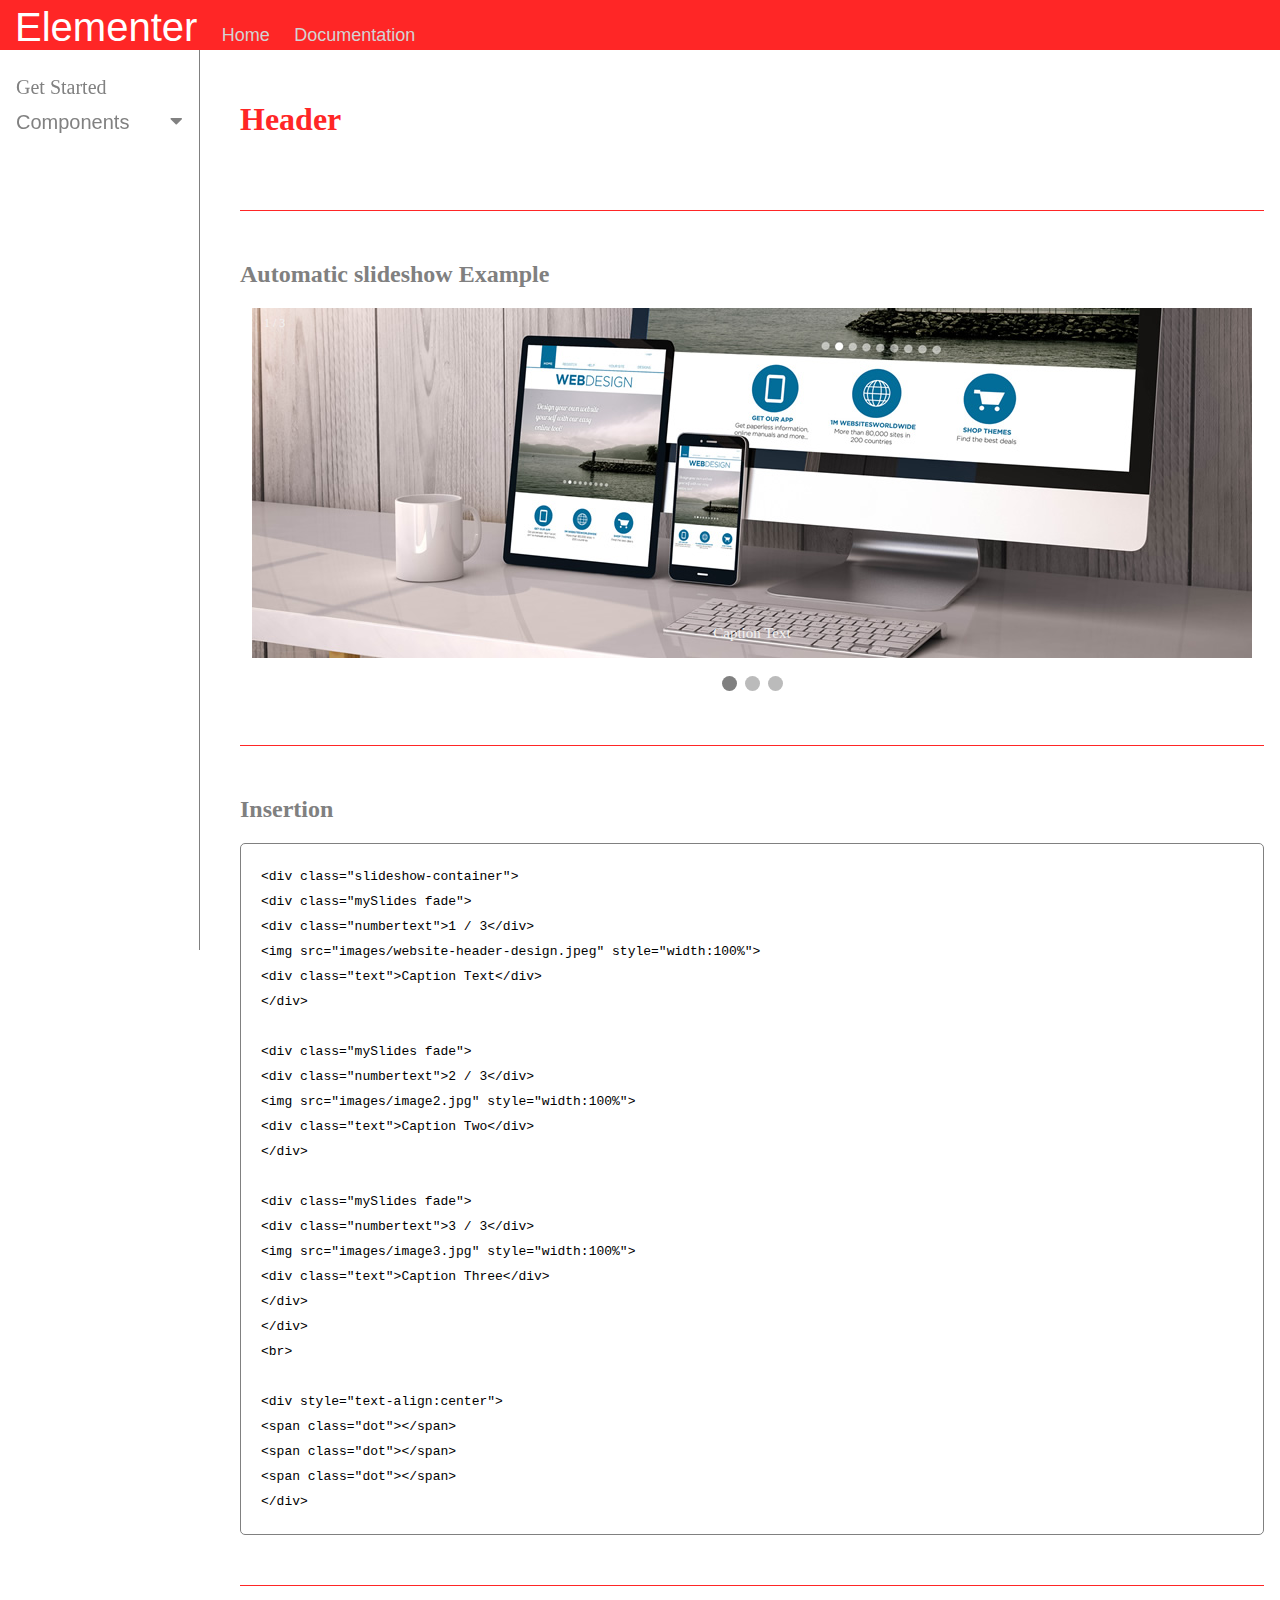
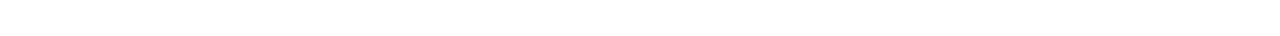
<file: header.html>
<!DOCTYPE html>
<html lang="en">
    <head>
        <meta charset="utf-8">
        <meta name="viewport" content="width=device-width, initial-scale=1.0">
        <link rel="stylesheet" href="https://use.fontawesome.com/releases/v5.0.12/css/all.css">
        <link rel="stylesheet" href="css/elementer.css" type="text/css" />
        <link rel="stylesheet" href="css/documentation.css" type="text/css" />
        <link rel="icon" type="image/png" href="images/favicon.ico">
        <title>Header</title>
    </head>
    <body>
        
        <div id="container">
            
                <div class="row toprow">
               <div class="col-12 top-nav">
                    <a class="top-logo" href="index.html">Elementer</a>
                    <a class="topnav-itm" href="index.html">Home</a>
                    <a class="topnav-itm" href="getstarted.html">Documentation</a>
                </div> 
                </div>
                
                <div class="sidenav">
                  <a href="getstarted.html">Get Started</a>
                  <button class="dropdown-btn">Components 
                    <i class="fa fa-caret-down"></i>
                  </button>
                  <div class="dropdown-container">
                    <a href="header.html">Header</a>
                    <a href="navigation.html">Navigation</a>
                    <a href="grid.html">Grid system</a>
                    <a href="buttons.html">Buttons</a>
                    <a href="collapse.html">Collapse</a>
                    <a href="jumbotron.html">Jumbotron</a>
                    <a href="footer.html">Footer</a>
                  </div>
                  
                </div>
                <div class="row getrow1">
                    <div class="section">
                    <h1>Header</h1>
                    <p></p>
                </div>
                
                <div class="section">
                <h2>Automatic slideshow Example</h2>
                <p></p>
                <div class="slideshow-container">

                    <div class="mySlides fade">
                      <div class="numbertext">1 / 3</div>
                      <img src="images/website-header-design.jpeg" style="width:100%">
                      <div class="text">Caption Text</div>
                    </div>
                    
                    <div class="mySlides fade">
                      <div class="numbertext">2 / 3</div>
                      <img src="images/image2.jpg" style="width:100%">
                      <div class="text">Caption Two</div>
                    </div>
                    
                    <div class="mySlides fade">
                      <div class="numbertext">3 / 3</div>
                      <img src="images/image3.jpg" style="width:100%">
                      <div class="text">Caption Three</div>
                    </div>
                    
                    </div>
                    <br>
                    
                    <div style="text-align:center">
                      <span class="dot"></span> 
                      <span class="dot"></span> 
                      <span class="dot"></span> 
                    </div>
                
                    </div>
                    
                    <div class="section">
                    <h2>Insertion</h2>
                    <p></p>
                    <code class="code-block">
                    &lt;div class="slideshow-container"&gt;<br>

                    &lt;div class="mySlides fade"&gt;<br>
                    &lt;div class="numbertext"&gt;1 / 3&lt;/div&gt;<br>
                      &lt;img src="images/website-header-design.jpeg" style="width:100%"&gt;<br>
                      &lt;div class="text"&gt;Caption Text&lt;/div&gt;<br>
                    &lt;/div&gt;<br><br>
                    
                    &lt;div class="mySlides fade"&gt;<br>
                      &lt;div class="numbertext"&gt;2 / 3&lt;/div&gt;<br>
                      &lt;img src="images/image2.jpg" style="width:100%"&gt;<br>
                      &lt;div class="text"&gt;Caption Two&lt;/div&gt;<br>
                    &lt;/div&gt;<br><br>
                    
                    &lt;div class="mySlides fade"&gt;<br>
                      &lt;div class="numbertext"&gt;3 / 3&lt;/div&gt;<br>
                      &lt;img src="images/image3.jpg" style="width:100%"&gt;<br>
                      &lt;div class="text"&gt;Caption Three&lt;/div&gt;<br>
                    &lt;/div&gt;<br>
                    
                    &lt;/div&gt;<br>
                    &lt;br&gt;<br><br>
                    
                    &lt;div style="text-align:center"&gt;<br>
                      &lt;span class="dot"&gt;&lt;/span&gt; <br>
                      &lt;span class="dot"&gt;&lt;/span> <br>
                      &lt;span class="dot"&gt;&lt;/span&gt; <br>
                    &lt;/div&gt;<br>
                    </code>
                    </div>
                    
                   
                    <p></p>
                </div>
                     
                    
                </div>
                
           
            
       <script type="text/javascript" src="js/documentation.js"></script>
       <script type="text/javascript" src="js/elementer.js"></script>
    </body>
</html>
</file>
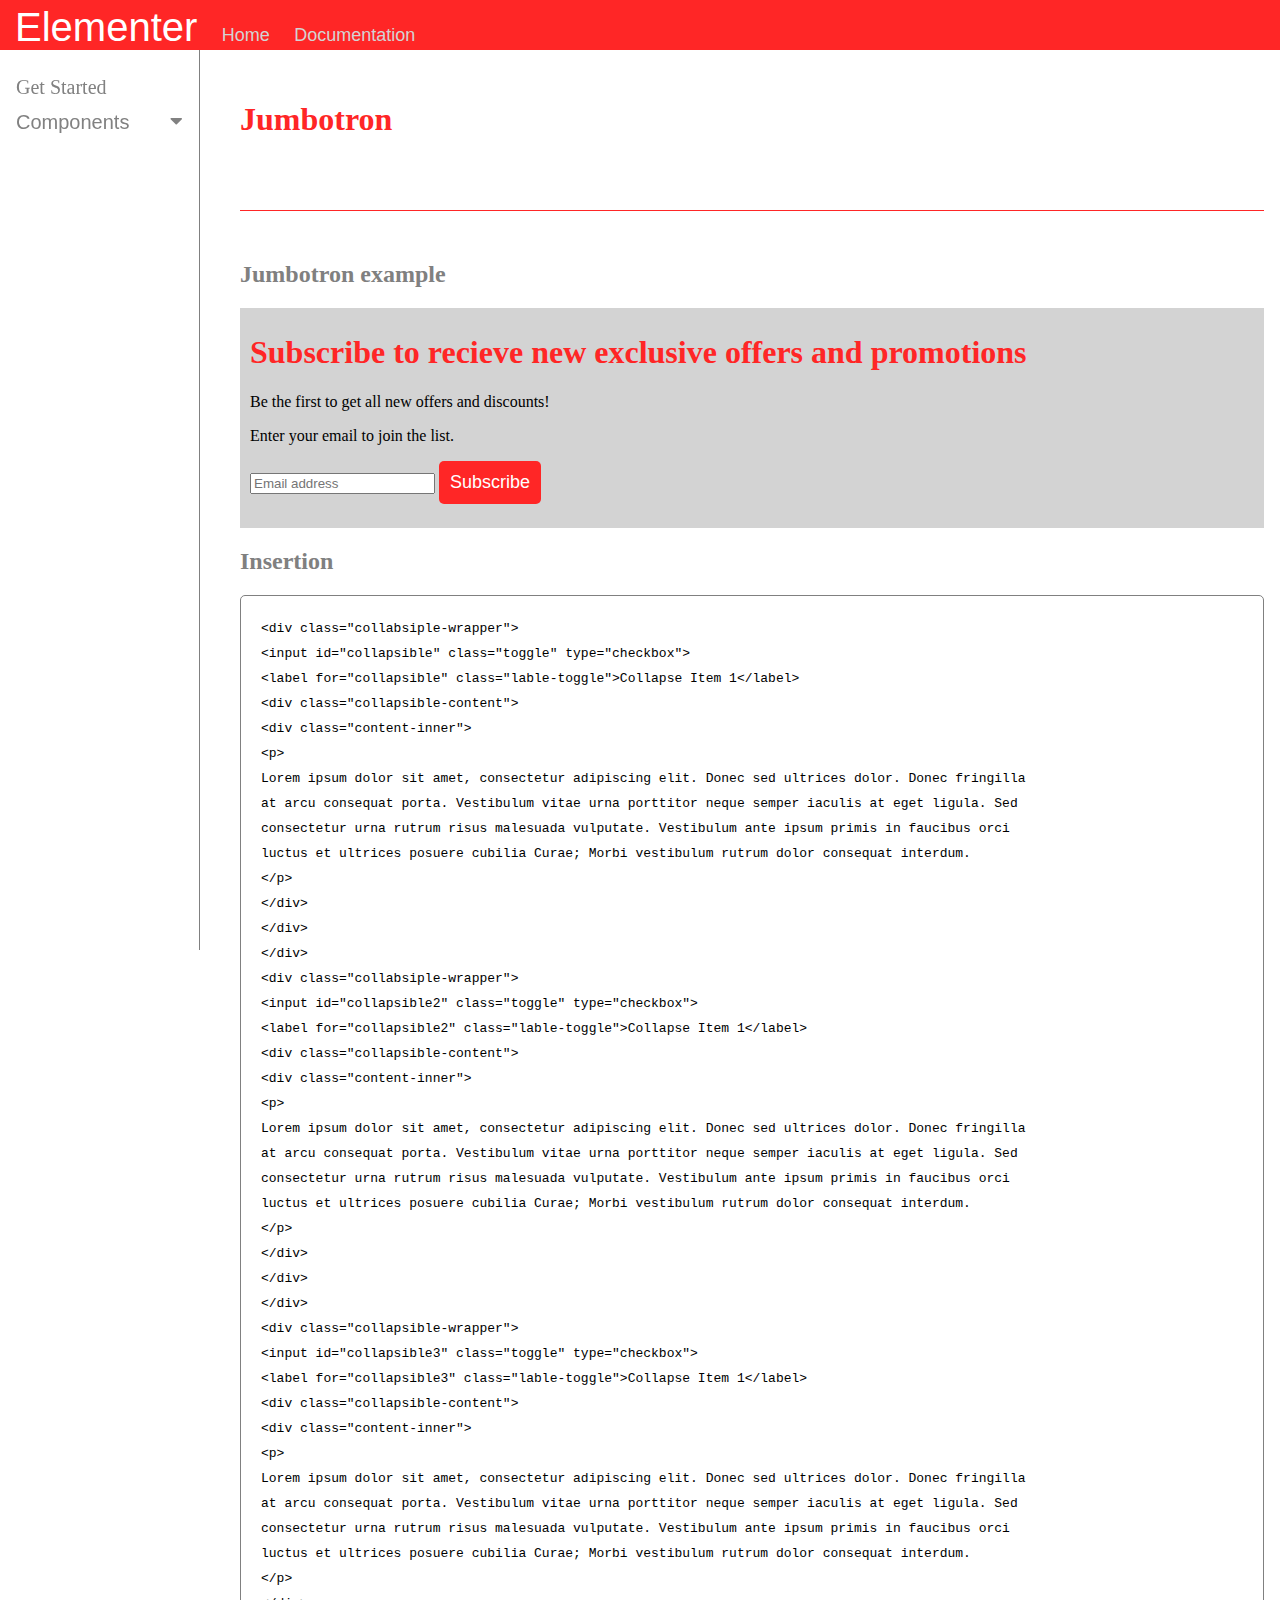
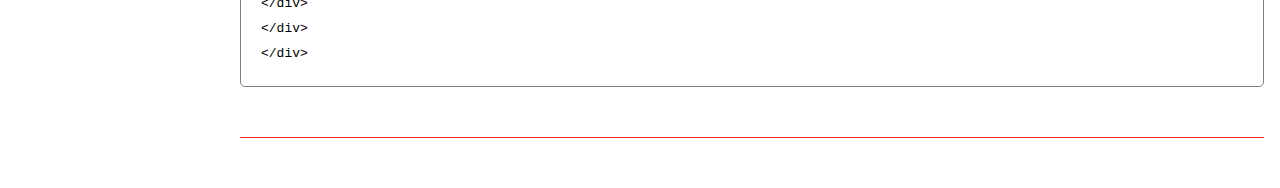
<file: jumbotron.html>
<!DOCTYPE html>
<html lang="en">
    <head>
        <meta charset="utf-8">
        <meta name="viewport" content="width=device-width, initial-scale=1.0">
        <link rel="stylesheet" href="https://use.fontawesome.com/releases/v5.0.12/css/all.css">
        <link rel="stylesheet" href="css/elementer.css" type="text/css" />
        <link rel="stylesheet" href="css/documentation.css" type="text/css" />
        <link rel="icon" type="image/png" href="images/favicon.ico">
        <title>Jumbotron</title>
    </head>
    <body>
        
        <div id="container">
            
                <div class="row toprow">
               <div class="col-12 top-nav">
                    <a class="top-logo" href="index.html">Elementer</a>
                    <a class="topnav-itm" href="index.html">Home</a>
                    <a class="topnav-itm" href="getstarted.html">Documentation</a>
                </div> 
                </div>
                
                <div class="sidenav">
                  <a href="getstarted.html">Get Started</a>
                  <button class="dropdown-btn">Components 
                    <i class="fa fa-caret-down"></i>
                  </button>
                  <div class="dropdown-container">
                    <a href="header.html">Header</a>
                    <a href="navigation.html">Navigation</a>
                    <a href="grid.html">Grid system</a>
                    <a href="buttons.html">Buttons</a>
                    <a href="collapse.html">Collapse</a>
                    <a href="jumbotron.html">Jumbotron</a>
                    <a href="footer.html">Footer</a>
                  </div>
                  
                </div>
                <div class="row getrow1">
                    <div class="section">
                    <h1>Jumbotron</h1>
                    <p></p>
                </div>
                
                
                <h2>Jumbotron example</h2>
                
                <div class="jumbotron">
                    <h1>Subscribe to recieve new exclusive offers and promotions</h1>
                    <p>Be the first to get all new offers and discounts!</p>
                    <p>Enter your email to join the list.</p>
                    
                    <input type="email" placeholder="Email address">
                    <input type="submit" class="btn primary filled " value="Subscribe">
                    
                </div>
                <p></p>
                
                
                    
                    <div class="section">
                    <h2>Insertion</h2>
                    <p></p>
                    <code class="code-block">
                    &lt;div class="collabsiple-wrapper"&gt;<br>
                      &lt;input id="collapsible" class="toggle" type="checkbox"&gt;<br>
                      &lt;label for="collapsible" class="lable-toggle">Collapse Item 1&lt;/label&gt;<br>
                      &lt;div class="collapsible-content"&gt;<br>
                        &lt;div class="content-inner"&gt;<br>
                          &lt;p&gt;<br>
                            Lorem ipsum dolor sit amet, consectetur adipiscing elit. Donec sed ultrices dolor. Donec fringilla<br> 
                            at arcu consequat porta. Vestibulum vitae urna porttitor neque semper iaculis at eget ligula. Sed<br> 
                            consectetur urna rutrum risus malesuada vulputate. Vestibulum ante ipsum primis in faucibus orci<br> 
                            luctus et ultrices posuere cubilia Curae; Morbi vestibulum rutrum dolor consequat interdum.<br> 
                          &lt;/p&gt;<br>
                        &lt;/div&gt;<br>
                      &lt;/div&gt;<br>
                    &lt;/div&gt;<br>
                    &lt;div class="collabsiple-wrapper"&gt;<br>
                      &lt;input id="collapsible2" class="toggle" type="checkbox"&gt;<br>
                      &lt;label for="collapsible2" class="lable-toggle">Collapse Item 1&lt;/label&gt;<br>
                      &lt;div class="collapsible-content"&gt;<br>
                        &lt;div class="content-inner"&gt;<br>
                          &lt;p&gt;<br>
                            Lorem ipsum dolor sit amet, consectetur adipiscing elit. Donec sed ultrices dolor. Donec fringilla<br> 
                            at arcu consequat porta. Vestibulum vitae urna porttitor neque semper iaculis at eget ligula. Sed<br> 
                            consectetur urna rutrum risus malesuada vulputate. Vestibulum ante ipsum primis in faucibus orci<br> 
                            luctus et ultrices posuere cubilia Curae; Morbi vestibulum rutrum dolor consequat interdum.<br> 
                          &lt;/p&gt;<br>
                        &lt;/div&gt;<br>
                      &lt;/div&gt;<br>
                    &lt;/div&gt;<br>
                    &lt;div class="collapsible-wrapper"&gt;<br>
                      &lt;input id="collapsible3" class="toggle" type="checkbox"&gt;<br>
                      &lt;label for="collapsible3" class="lable-toggle">Collapse Item 1&lt;/label&gt;<br>
                      &lt;div class="collapsible-content"&gt;<br>
                        &lt;div class="content-inner"&gt;<br>
                          &lt;p&gt;<br>
                            Lorem ipsum dolor sit amet, consectetur adipiscing elit. Donec sed ultrices dolor. Donec fringilla<br> 
                            at arcu consequat porta. Vestibulum vitae urna porttitor neque semper iaculis at eget ligula. Sed<br> 
                            consectetur urna rutrum risus malesuada vulputate. Vestibulum ante ipsum primis in faucibus orci<br> 
                            luctus et ultrices posuere cubilia Curae; Morbi vestibulum rutrum dolor consequat interdum.<br> 
                          &lt;/p&gt;<br>
                        &lt;/div&gt;<br>
                      &lt;/div&gt;<br>
                    &lt;/div&gt;<br>

                    
                    </code>
                    </div>
                    
                    
                </div>
                     
                 </div>   
            
                
           
            
       <script type="text/javascript" src="js/documentation.js"></script>
       <script type="text/javascript" src="js/elementer.js"></script>
    </body>
</html>
</file>
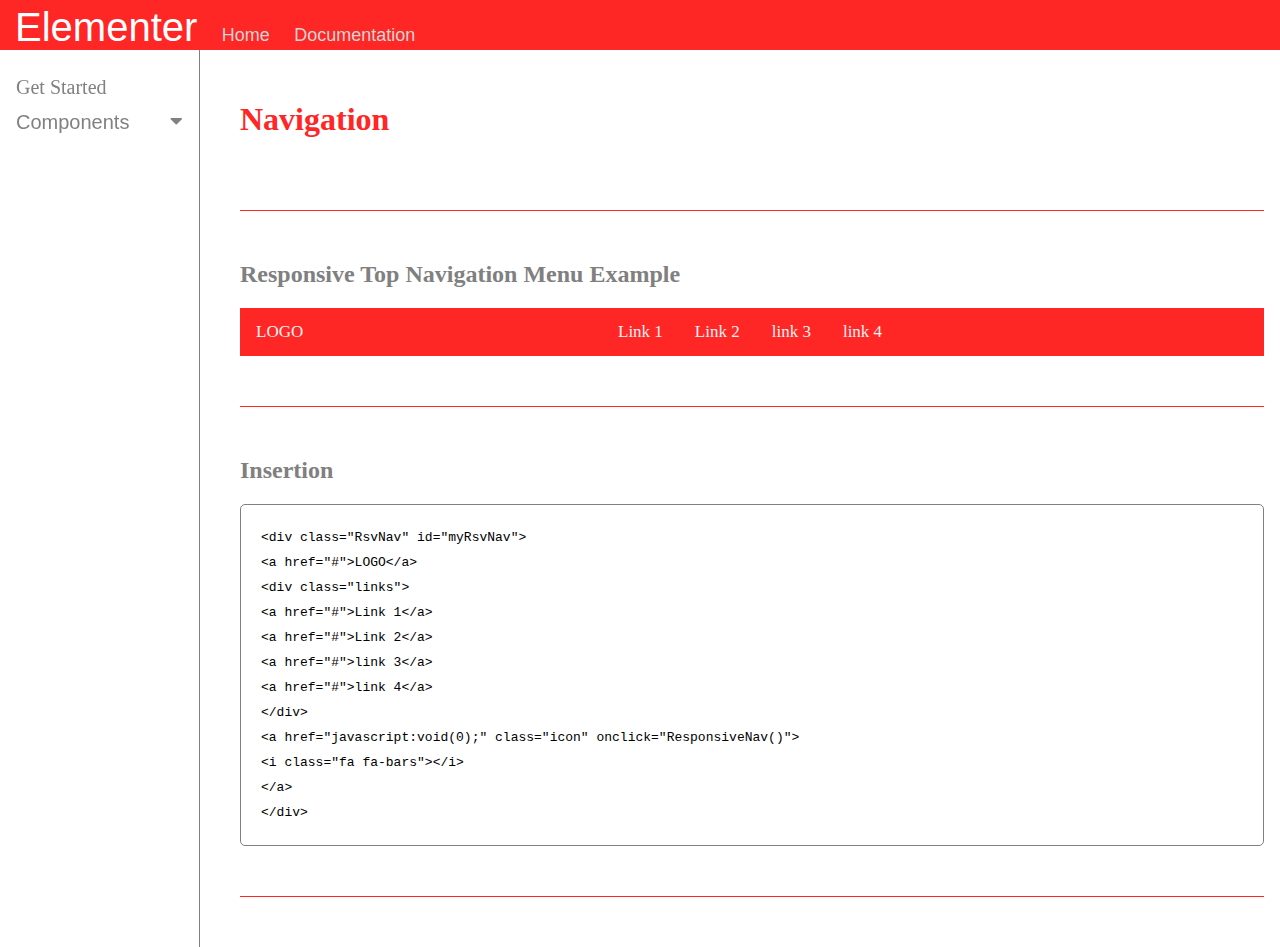
<file: navigation.html>
<!DOCTYPE html>
<html lang="en">
    <head>
        <meta charset="utf-8">
        <meta name="viewport" content="width=device-width, initial-scale=1.0">
        <link rel="stylesheet" href="https://use.fontawesome.com/releases/v5.0.12/css/all.css">
        <link rel="stylesheet" href="css/elementer.css" type="text/css" />
        <link rel="stylesheet" href="css/documentation.css" type="text/css" />
        <link rel="icon" type="image/png" href="images/favicon.ico">
        <title>Navigation</title>
    </head>
    <body>
        
        <div id="container">
            
                <div class="row toprow">
               <div class="col-12 top-nav">
                    <a class="top-logo" href="index.html">Elementer</a>
                    <a class="topnav-itm" href="index.html">Home</a>
                    <a class="topnav-itm" href="getstarted.html">Documentation</a>
                </div> 
                </div>
                
                <div class="sidenav">
                  <a href="getstarted.html">Get Started</a>
                  <button class="dropdown-btn">Components 
                    <i class="fa fa-caret-down"></i>
                  </button>
                  <div class="dropdown-container">
                    <a href="header.html">Header</a>
                    <a href="navigation.html">Navigation</a>
                    <a href="grid.html">Grid system</a>
                    <a href="buttons.html">Buttons</a>
                    <a href="collapse.html">Collapse</a>
                    <a href="jumbotron.html">Jumbotron</a>
                    <a href="footer.html">Footer</a>
                  </div>
                  
                </div>
                <div class="row getrow1">
                    <div class="section">
                    <h1>Navigation</h1>
                    <p></p>
                </div>
                
                <div class="section">
                    <h2>Responsive Top Navigation Menu Example</h2>
                    <p></p>
                    <div class="RsvNav" id="myRsvNav">
                        <a href="#">LOGO</a>
                        <div class="links">
                      <a href="#">Link 1</a>
                      <a href="#">Link 2</a>
                      <a href="#">link 3</a>
                      <a href="#">link 4</a>
                      </div>
                      <a href="javascript:void(0);" class="icon" onclick="ResponsiveNav()">
                        <i class="fa fa-bars"></i>
                      </a>
                      
                    </div>
                
                </div>
                    
                    <div class="section">
                    <h2>Insertion</h2>
                    <p></p>
                    <code class="code-block">
                        &lt;div class="RsvNav" id="myRsvNav"&gt;<br>
                            &lt;a href="#"&gt;LOGO&lt;/a&gt;<br>
                            &lt;div class="links"&gt;<br>
                            &lt;a href="#"&gt;Link 1&lt;/a&gt;<br>
                            &lt;a href="#"&gt;Link 2&lt;/a&gt;<br>
                            &lt;a href="#"&gt;link 3&lt;/a&gt;<br>
                            &lt;a href="#"&gt;link 4&lt;/a&gt;<br>
                            &lt;/div&gt;<br>
                            &lt;a href="javascript:void(0);" class="icon" onclick="ResponsiveNav()"&gt;<br>
                                &lt;i class="fa fa-bars">&lt;/i&gt;<br>
                            &lt;/a&gt;<br>
                          
                        &lt;/div&gt;<br>

                    
                    </code>
                    </div>
                    
                    
                    <p></p>
                </div>
                     
                    
                </div>
                
           
            
       <script type="text/javascript" src="js/documentation.js"></script>
       <script type="text/javascript" src="js/elementer.js"></script>
    </body>
</html>
</file>
<file: css/elementer.css>
/*---------------------------- Grid System -------------------------------*/
*{ 
box-sizing: border-box;
}
.col-1 {width: 8.33%;}
.col-2 {width: 16.66%;}
.col-3 {width: 25%;}
.col-4 {width: 33.33%;}
.col-5 {width: 41.66%;}
.col-6 {width: 50%;}
.col-7 {width: 58.33%;}
.col-8 {width: 66.66%;}
.col-9 {width: 75%;}
.col-10 {width: 83.33%;}
.col-11 {width: 91.66%;}
.col-12 {width: 100%;}


/*---------------------------- Automatic Slideshow Header -------------------------------*/
.mySlides {display: none;}
img {vertical-align: middle;}

.slideshow-container {
  max-width: 1000px;
  
  position: relative;
  margin: auto;
}

.text {
  color: #f2f2f2;
  font-size: 15px;
  padding: 8px 12px;
  position: absolute;
  bottom: 8px;
  width: 100%;
  text-align: center;
}

.numbertext {
  color: #f2f2f2;
  font-size: 12px;
  padding: 8px 12px;
  position: absolute;
  top: 0;
}


.dot {
  height: 15px;
  width: 15px;
  margin: 0 2px;
  background-color: #bbb;
  border-radius: 50%;
  display: inline-block;
  transition: background-color 0.6s ease;
}

.active {
  background-color: #717171;
}


.fade {
  -webkit-animation-name: fade;
  -webkit-animation-duration: 1.5s;
  animation-name: fade;
  animation-duration: 1.5s;
}

@-webkit-keyframes fade {
  from {opacity: .4} 
  to {opacity: 1}
}

@keyframes fade {
  from {opacity: .4} 
  to {opacity: 1}
}


@media only screen and (max-width: 300px) {
  .text {font-size: 11px}
}

/*---------------------------- Responsive Navigation Menu -------------------------------*/
.RsvNav {
  overflow: hidden;
  background-color: #ff2626;
}
.links{
    margin: 0 auto;
    width: 300px;
}
.RsvNav a {
  margin:0 auto;
  float:left;
  display: block;
  color: #f2f2f2;
  text-align: center;
  padding: 14px 16px;
  text-decoration: none;
  font-size: 17px;
}

.RsvNav a:hover {
  background-color: white;
  color: #ff2626;
}

.RsvNav a:active {
  background-color:white;
  color: #ff2626;
}

.RsvNav .icon {
  display: none;
}

@media screen and (max-width: 600px) {
  .RsvNav a:not(:first-child) {display: none;}
  .RsvNav a.icon {
    float: right;
    display: block;
  }
}

@media screen and (max-width: 600px) {
  .RsvNav.responsive {position: relative;}
  .RsvNav.responsive .icon {
    position: absolute;
    right: 0;
    top: 0;
  }
  .RsvNav.responsive a {
    float: none;
    display: block;
    text-align: left;
  }
}

/*---------------------------- Buttons -------------------------------*/

.btn {
  
  outline: none;
  cursor: pointer;
  padding:10px ;
  font-size: 18px;
  background-color: transparent;
  color: darkgrey;
  font-family: sans-serif;
  border: solid 1px darkgrey;
  border-radius: 5px;
  transition: all .3s ease-in-out; }
  .btn:hover {
    border-color: grey;
    color: grey; }
  .btn.raised {
    box-shadow: 0px 4px 4px grey; }

.btn.filled {
  background-color: black;
  border-color: transparent;
  color: white; }
  
  .btn.filled:hover {
    background-color: white;
    border-color: black;
    color: black; }
    
  .btn.filled.primary {
    background-color: #ff2626;
    border-color: transparent;
    color: white; }
    .btn.filled.primary:hover {
      background-color: white;
      border-color: #ff2626; 
      color: #ff2626; }
  .btn.filled.secondary {
    background-color: grey;
    border-color: transparent;
    color: white; }
    .btn.filled.secondary:hover {
      background-color: white;
      border-color: grey;
      color: grey; }
  .btn.filled.blue {
    background-color: deepskyblue;
    border-color: transparent;
    color: white; }
    .btn.filled.blue:hover {
      background-color: white;
      border-color: deepskyblue; 
      color: deepskyblue; }
  .btn.filled.green {
    background-color: forestgreen;
    border-color: transparent;
    color: white; }
    .btn.filled.green:hover {
      background-color: white;
      border-color: forestgreen;
      color: forestgreen; }

.btn.fullwidth {
  width: 100%;
  margin: 10px 0px; }


.btn.outlined {
  background-color: white;
  border-color: black;
  color: black; }
  
  .btn.outlined:hover {
    background-color: black;
    border-color: transparent;
    color: white; }
    
  .btn.outlined.primary {
    background-color: white;
    border-color: #ff2626;
    color: #ff2626; }
    .btn.outlined.primary:hover {
      background-color: #ff2626;
      border-color: transparent; 
      color: white; }
  .btn.outlined.secondary {
    background-color: white;
    border-color: grey;
    color: grey; }
    .btn.outlined.secondary:hover {
      background-color: grey;
      border-color: transparent;
      color: white; }
  .btn.outlined.blue {
    background-color: white;
    border-color: deepskyblue;
    color: deepskyblue; }
    .btn.outlined.blue:hover {
      background-color: deepskyblue;
      border-color: transparent; 
      color: white; }
  .btn.outlined.green {
    background-color: white;
    border-color: forestgreen;
    color: forestgreen; }
    .btn.outlined.green:hover {
      background-color: forestgreen;
      border-color: transparent;
      color: white; }
      
 /*---------------------------- Collapse -------------------------------*/     
 
 .collapsible-wrapper {
  margin-bottom: 0px;
}

input[type='checkbox'] {
  display: none;
}

.lable-toggle {
  display: block;
  font-family: sans-serif;
  font-size: 18px;
  text-align: center;
  padding: 15px;
  color: white;
  background-color: #ff2626;
  cursor: pointer;
  transition: all 0.25s ease-out;
  border-width: 1px;
  border-style:solid;
  border-color: transparent;
  
}

.lable-toggle:hover {
  color: #ff2626;
  background-color: white;
  border-color: #ff2626;
  border-style: solid;
  border-width: 1px;
}

.lable-toggle::before {
  content: ' ';
  display: inline-block;
  border-top: 5px solid transparent;
  border-bottom: 5px solid transparent;
  border-left: 5px solid currentColor;
  vertical-align: middle;
  margin-right: 10px;
  transform: translateY(-2px);
  transition: transform .2s ease-out;
}

.toggle:checked + .lable-toggle::before {
  transform: rotate(90deg) translateX(-3px);
}

.collapsible-content {
  max-height: 0px;
  overflow: hidden;
  transition: max-height .25s ease-in-out;
}

.toggle:checked + .lable-toggle + .collapsible-content {
  max-height: 350px;
}

.toggle:checked + .lable-toggle {
  color: #ff2626;
  background-color: white;
  border-color: #ff2626;
  border-style: solid;
  border-width: 1px;
  
}

.collapsible-content .content-inner {
  background-color: lightgrey;
  padding:10px ;
}

 /*---------------------------- Jumbotron -------------------------------*/  
 
 .jumbotron{
     background-color: lightgrey;
     height: 220px;
     padding-left: 10px;
     padding-top: 5px;
 }
 
 
  /*---------------------------- Footer -------------------------------*/
  .footer {
      width: 100%;
      height: 200px;
      background-color: grey;
      
  }
  .footerrow{
      width: 100%;
      float: left;
  }
  .left{
      float: left;
  }
  .centre{
      float: left;
      text-align: center;
  }
  .centre a{
      color: #ff2626;
      font-size: 40px;
      
  }
  .fa-facebook-f, .fa-instagram{
      margin-left: 20px;
  }
  .right{
      float: right;
      text-align: right;
      padding-right: 40px;
      
      
      
  }
  .right ul{
      list-style: none;
      padding-right: 40px;
      
  }
  .right li a{
      text-decoration: none;
      color: white;
      font-family: sans-serif;
  }
  .copyrow{
      width: 100%;
      float: left;
  }
  .copyright{
      width: 100%;
      height: 30px;
      text-align: center;
      background-color: darkgrey;
  }
</file>
<file: css/documentation.css>
html {
  box-sizing: border-box; 
    
}
* {
  box-sizing: border-box;
}
  
.col-1 {width: 8.33%;}
.col-2 {width: 16.66%;}
.col-3 {width: 25%;}
.col-4 {width: 33.33%;}
.col-5 {width: 41.66%;}
.col-6 {width: 50%;}
.col-7 {width: 58.33%;}
.col-8 {width: 66.66%;}
.col-9 {width: 75%;}
.col-10 {width: 83.33%;}
.col-11 {width: 91.66%;}
.col-12 {width: 100%;}

[class*="col-"] {
  float: left;
  padding: 5px;
  
}
.row{
    
    margin: 0 auto;
}
.top-nav{
    height:50px;
    background-color: #FF2626;
    width: 100%;
    position: fixed;
    top: 0;
    left: 0;
    z-index: 1;
    font-family: sans-serif;
}
.top-logo{
    font-size: 40px;
    color: white;
    margin-left: 10px;
    
}
.top-nav a {
  text-decoration: none;
}


.topnav-itm{
    margin-left: 20px;
    color: lightgrey;
    font-size: 18px;
    
    
}
.topnav-itm:hover{
    color: white;
}

.logo{
    width: 100%;
    
    
}
.title{
    
    color:#FF2626;
    font-size: 60px;
    font-family: sans-serif;
}.intro{
    font-family: sans-serif;
}
.getstarted-btn, .download-btn{
    text-decoration: none;
    
    font-family: sans-serif;
    font-size: 22px;
    height: 45px;
    width: 35%;
    text-align: center;
    padding-top: 10px;
    border-style: solid;
    border-width: 1px;
    border-radius: 5px;
    
}
.getstarted-btn{
    float: right;
    border-color: grey;
    color:grey;
}
.getstarted-btn:hover{
    background-color: grey;
    color:white;
}
.download-btn{
    float: left;
    color:#FF2626;
}
.download-btn:hover{
    background-color:#FF2626;
    color: white;
}
#container{
    width: 100%;
    height: auto;
    
}
.row1{
    margin-top: 200px;
    width: 100%;
    position: absolute;
    left: 0;
    float: left;
}
.toprow{
    height: 200px;
    float:left;
}
.intro-box{
    padding-left: 40px;
}
.one, .two{
    background-color: black;
    height:40px;
}

.sidenav {
  height: 100%;
  width: 200px;
  position: fixed;
  z-index: 1;
  bottom: 0;
  left: 0;
  border-right-style: solid;
  border-right-width: 1px;
  border-right-color: grey;
  overflow-x: hidden;
  padding-top: 20px;
  top:50px;
}

/* Style the sidenav links and the dropdown button */
.sidenav a, .dropdown-btn {
  padding: 6px 8px 6px 16px;
  text-decoration: none;
  font-size: 20px;
  color: #818181;
  display: block;
  border: none;
  background: none;
  width:100%;
  text-align: left;
  cursor: pointer;
  outline: none;
}


.sidenav a:hover, .dropdown-btn:hover {
  color: #FF2626;
}
.sidenav a:active{
    color: #FF2626;
}

.main {
  margin-left: 200px;
  font-size: 20px; 
  padding: 0px 10px;
}


.active {
  background-color: grey;
  color: white;
}


.dropdown-container {
  display: none;
  
  padding-left: 8px;
}


.fa-caret-down {
  float: right;
  padding-right: 8px;
}

.getrow1{
    width: 80%;
    position: absolute;
    left: 240px;
    top:80px;
    
}
.getrow1 h1{
    color: #FF2626;
}
.getrow1 h2{
    color: grey;
}
.code-block{
    border-color: grey;
    border-style: solid;
    border-width: 1px;
    border-radius: 5px;
    display: inline-block;
    padding: 20px;
    width: 100%;
    line-height: 25px;
    max-width: 1100px;
}
.section{
    width:100%;
    max-width: 1200px;
    border-bottom-color: #ff2626;
    border-bottom-style: solid;
    border-bottom-width: 1px;
    padding-bottom: 50px;
    margin-bottom: 50px;
}
</file>
